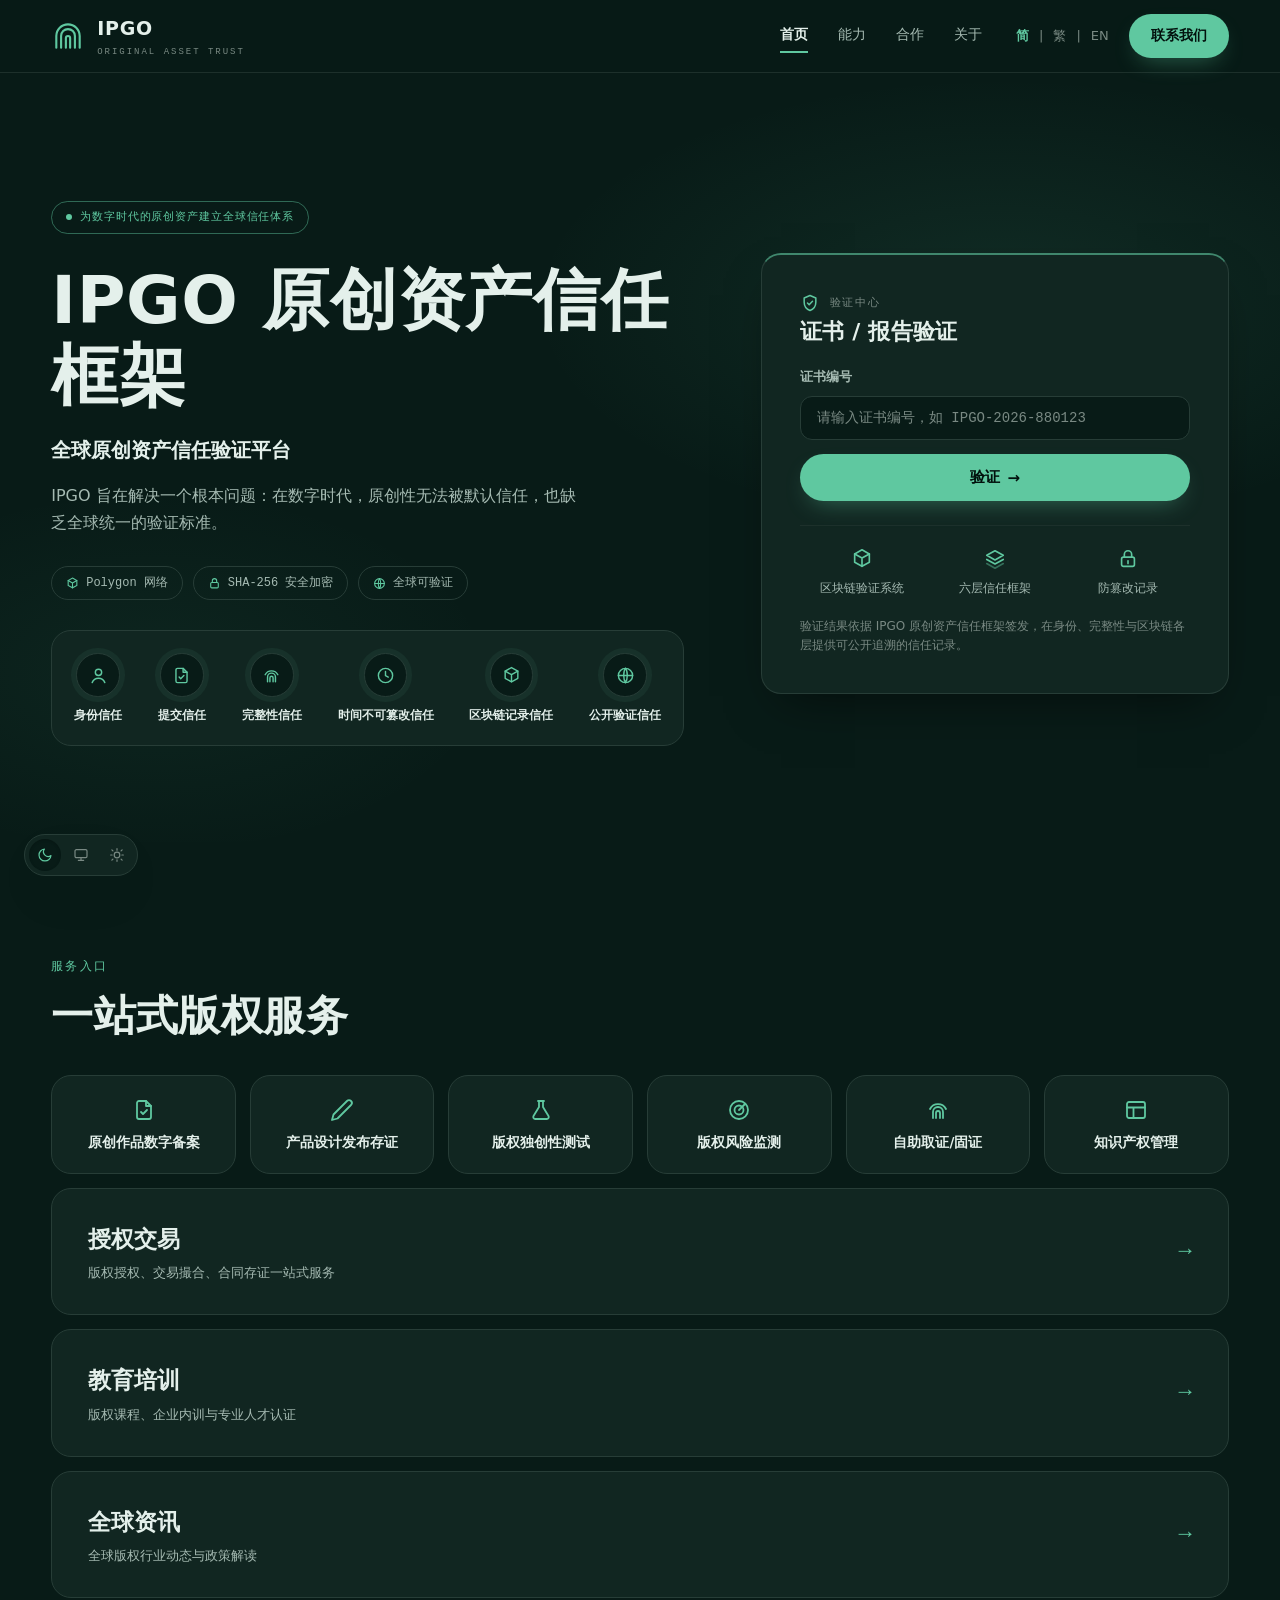
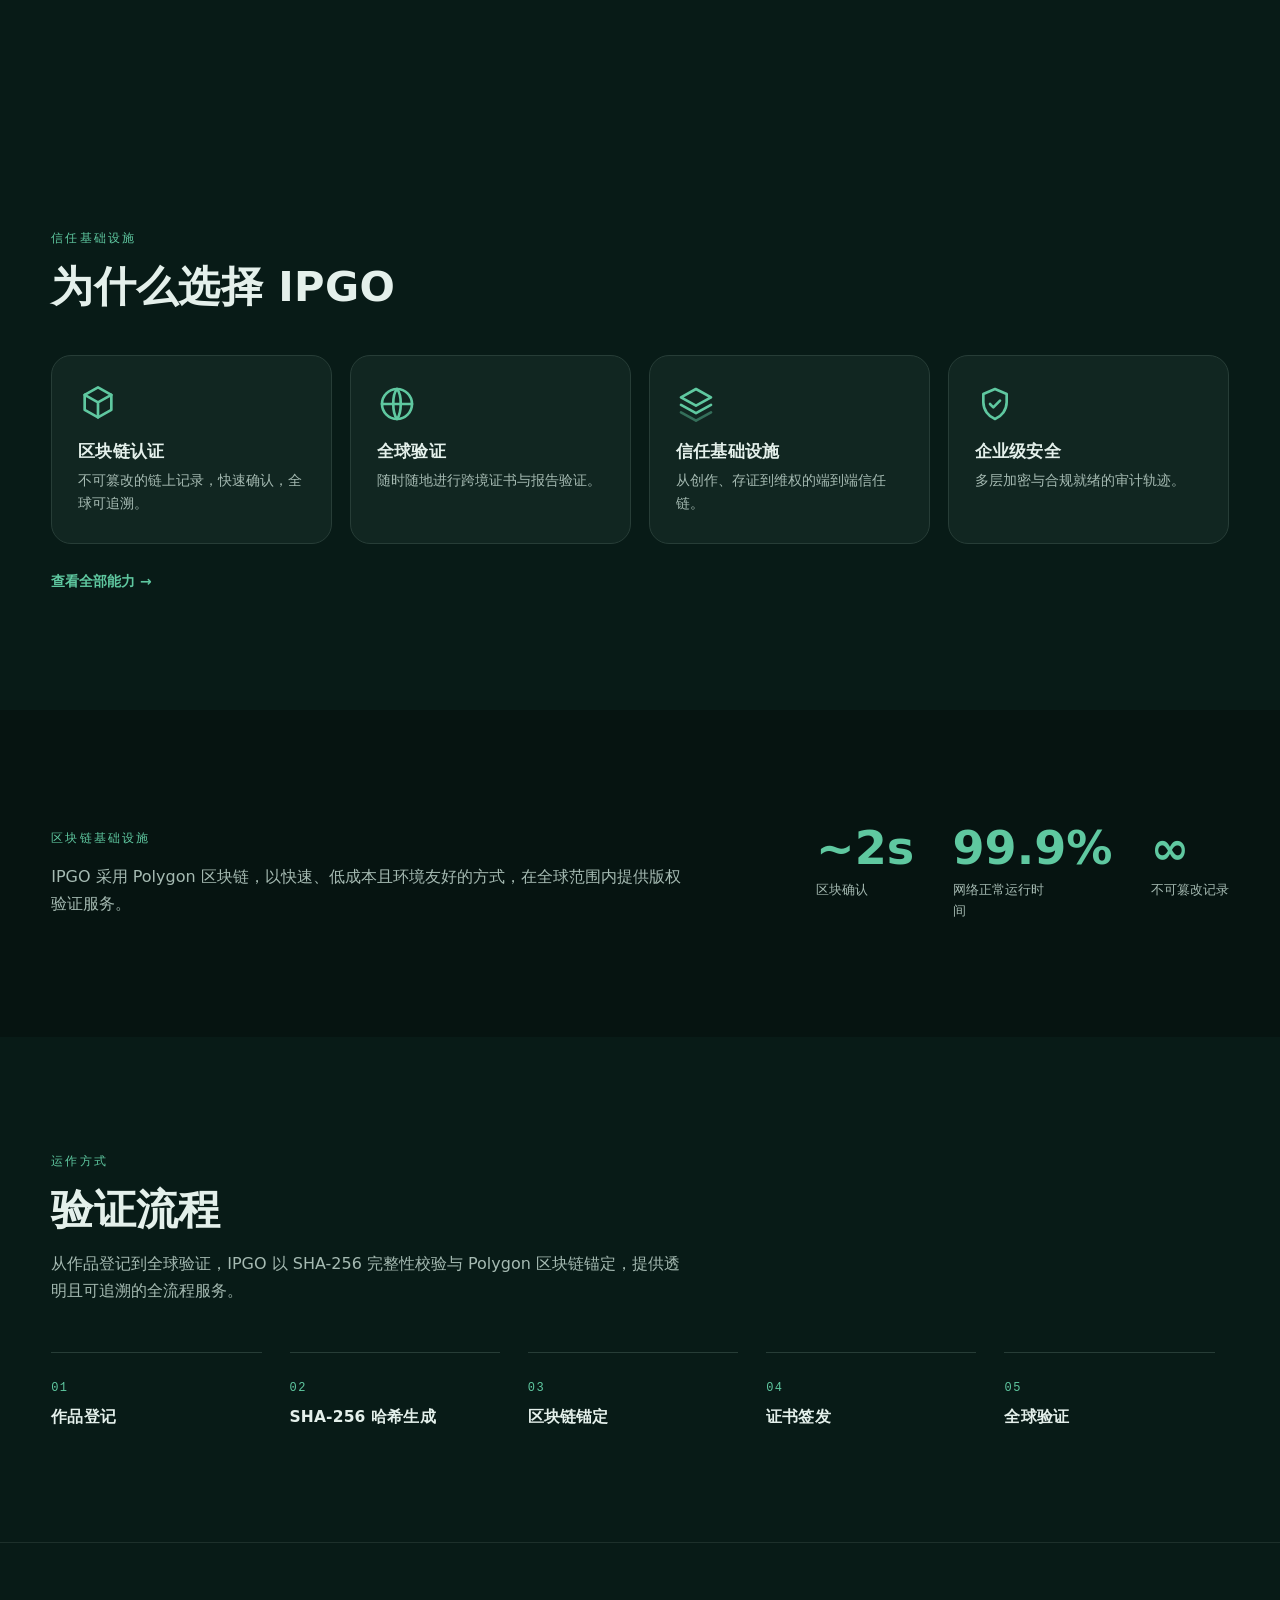
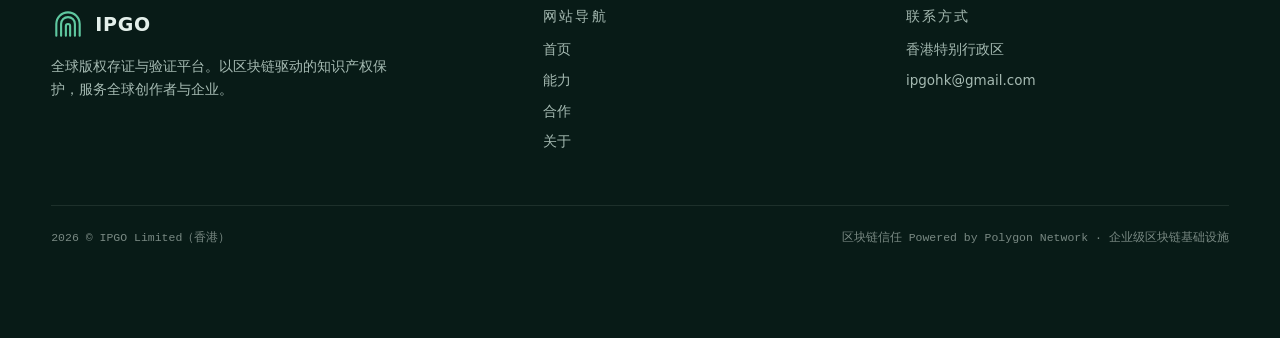
<file: index.html>
<!doctype html>
<html lang="zh-CN" data-default-theme="dark">
<head>
<meta charset="utf-8">
<meta name="viewport" content="width=device-width, initial-scale=1">
<title>IPGO 原创资产信任框架 · 全球原创资产信任验证平台</title>
<script>(function(){try{var t=localStorage.getItem('theme')||document.documentElement.getAttribute('data-default-theme')||'system';if(t==='light'||t==='dark')document.documentElement.setAttribute('data-theme',t);}catch(e){}})();</script>
<link rel="stylesheet" href="assets/base.css?v=20260814">
<link rel="stylesheet" href="assets/scheme.css?v=20260814">
</head>
<body>

<header class="site-header">
  <div class="container">
    <a class="brand" href="index.html">
      <svg class="brand-mark" viewBox="0 0 32 32" fill="none" stroke="currentColor" stroke-width="2" stroke-linecap="round">
        <path d="M5 27V16a11 11 0 0 1 22 0v11"/>
        <path d="M9.5 27V16a6.5 6.5 0 0 1 13 0v11"/>
        <path d="M14 27v-9a2 2 0 0 1 4 0v9"/>
      </svg>
      <span><span class="brand-name">IPGO</span><span class="brand-sub">Original Asset Trust</span></span>
    </a>
    <nav class="main-nav">
      <a href="index.html" class="active" data-i18n="nav.home">首页</a>
      <a href="capabilities.html" data-i18n="nav.cap">能力</a>
      <a href="partnership.html" data-i18n="nav.partner">合作</a>
      <a href="about.html" data-i18n="nav.about">关于</a>
    </nav>
    <div class="header-right">
      <div class="lang-switch">
        <button class="lang-btn active" data-lang="zh">简</button><span>|</span>
        <button class="lang-btn" data-lang="tw">繁</button><span>|</span>
        <button class="lang-btn" data-lang="en">EN</button>
      </div>
      <a class="btn btn-primary" href="mailto:ipgohk@gmail.com" data-i18n="header.cta">联系我们</a>
    </div>
  </div>
</header>

<main id="top">

  <section class="hero" id="verify">
    <div class="container">
      <div class="rv">
        <span class="badge" data-i18n="hero.badge">为数字时代的原创资产建立全球信任体系</span>
        <h1 data-i18n="hero.title">IPGO 原创资产信任框架</h1>
        <p class="hero-sub" data-i18n="hero.sub">全球原创资产信任验证平台</p>
        <p class="hero-desc" data-i18n="hero.desc">IPGO 旨在解决一个根本问题：在数字时代，原创性无法被默认信任，也缺乏全球统一的验证标准。</p>
        <div class="chips">
          <span class="chip"><svg viewBox="0 0 24 24" fill="none" stroke="currentColor" stroke-width="2" stroke-linecap="round"><path d="M12 2l8 4.5v9L12 20l-8-4.5v-9z"/><path d="M12 11l8-4.5M12 11v9M12 11L4 6.5"/></svg><span data-i18n="hero.chip1">Polygon 网络</span></span>
          <span class="chip"><svg viewBox="0 0 24 24" fill="none" stroke="currentColor" stroke-width="2" stroke-linecap="round"><rect x="5" y="10" width="14" height="10" rx="2"/><path d="M8 10V7a4 4 0 0 1 8 0v3"/></svg><span data-i18n="hero.chip2">SHA-256 安全加密</span></span>
          <span class="chip"><svg viewBox="0 0 24 24" fill="none" stroke="currentColor" stroke-width="2" stroke-linecap="round"><circle cx="12" cy="12" r="9"/><path d="M3 12h18M12 3c3 3.5 3 14 0 18M12 3c-3 3.5-3 14 0 18"/></svg><span data-i18n="hero.chip3">全球可验证</span></span>
        </div>
        <div class="trust-bar rv">
          <div class="trust-item"><div class="trust-icon"><svg viewBox="0 0 24 24" fill="none" stroke="currentColor" stroke-width="1.8" stroke-linecap="round"><circle cx="12" cy="8" r="4"/><path d="M4 21c1.5-4 5-5.5 8-5.5s6.5 1.5 8 5.5"/></svg></div><span class="trust-label" data-i18n="trust.1">身份信任</span></div>
          <div class="trust-item"><div class="trust-icon"><svg viewBox="0 0 24 24" fill="none" stroke="currentColor" stroke-width="1.8" stroke-linecap="round" stroke-linejoin="round"><path d="M14 3H7a2 2 0 0 0-2 2v14a2 2 0 0 0 2 2h10a2 2 0 0 0 2-2V8z"/><path d="M14 3v5h5"/><path d="M9 14l2 2 4-4"/></svg></div><span class="trust-label" data-i18n="trust.2">提交信任</span></div>
          <div class="trust-item"><div class="trust-icon"><svg viewBox="0 0 24 24" fill="none" stroke="currentColor" stroke-width="1.8" stroke-linecap="round"><path d="M7 20v-6a5 5 0 0 1 10 0v6"/><path d="M10 20v-5a2 2 0 0 1 4 0v5"/><path d="M4 11a9 9 0 0 1 16 0"/></svg></div><span class="trust-label" data-i18n="trust.3">完整性信任</span></div>
          <div class="trust-item"><div class="trust-icon"><svg viewBox="0 0 24 24" fill="none" stroke="currentColor" stroke-width="1.8" stroke-linecap="round"><circle cx="12" cy="12" r="9"/><path d="M12 7v5l3.5 2"/></svg></div><span class="trust-label" data-i18n="trust.4">时间不可篡改信任</span></div>
          <div class="trust-item"><div class="trust-icon"><svg viewBox="0 0 24 24" fill="none" stroke="currentColor" stroke-width="1.8" stroke-linecap="round" stroke-linejoin="round"><path d="M12 2l8 4.5v9L12 20l-8-4.5v-9z"/><path d="M12 11l8-4.5M12 11v9M12 11L4 6.5"/></svg></div><span class="trust-label" data-i18n="trust.5">区块链记录信任</span></div>
          <div class="trust-item"><div class="trust-icon"><svg viewBox="0 0 24 24" fill="none" stroke="currentColor" stroke-width="1.8" stroke-linecap="round"><circle cx="12" cy="12" r="9"/><path d="M3 12h18M12 3c3 3.5 3 14 0 18M12 3c-3 3.5-3 14 0 18"/></svg></div><span class="trust-label" data-i18n="trust.6">公开验证信任</span></div>
        </div>
      </div>

      <div class="verify-card rv">
        <div class="verify-card-head">
          <svg viewBox="0 0 24 24" fill="none" stroke="currentColor" stroke-width="1.8" stroke-linecap="round" stroke-linejoin="round"><path d="M12 3l7 3v5c0 4.4-3 8.4-7 10-4-1.6-7-5.6-7-10V6z"/><path d="M9 12l2 2 4-4"/></svg>
          <span class="card-kicker" data-i18n="card.kicker">验证中心</span>
        </div>
        <h3 data-i18n="card.title">证书 / 报告验证</h3>
        <form id="verifyForm">
          <label class="field-label" for="certNo" data-i18n="card.label">证书编号</label>
          <input class="field-input" id="certNo" type="text" data-i18n-ph="card.ph" placeholder="请输入证书编号，如 IPGO-2026-880123">
          <button class="btn btn-primary verify-btn" type="submit"><span data-i18n="card.btn">验证</span> →</button>
        </form>
        <div class="verify-result" id="verifyResult">
          <div class="verify-result-inner">
            <div class="result-box">
              <div class="result-ok">
                <svg viewBox="0 0 24 24" fill="none" stroke="currentColor" stroke-width="2" stroke-linecap="round" stroke-linejoin="round"><circle cx="12" cy="12" r="9"/><path d="M8.5 12.5l2.5 2.5 4.5-5"/></svg>
                <span data-i18n="result.ok">验证通过</span>
              </div>
              <dl>
                <dt data-i18n="result.no">证书编号</dt>
                <dd>IPGO-2026-880123</dd>
                <dd data-i18n="result.work">《星轨旅人》插画作品</dd>
                <dd data-i18n="result.chain">已锚定 Polygon 区块 #78,452,190 · 2026-08-01 14:22</dd>
                <dd data-i18n="result.hash">SHA-256 完整性校验一致</dd>
              </dl>
            </div>
          </div>
        </div>
        <div class="mini-features">
          <div class="mini-feature">
            <svg viewBox="0 0 24 24" fill="none" stroke="currentColor" stroke-width="1.8" stroke-linecap="round" stroke-linejoin="round"><path d="M12 2l8 4.5v9L12 20l-8-4.5v-9z"/><path d="M12 11l8-4.5M12 11v9M12 11L4 6.5"/></svg>
            <span data-i18n="card.f1">区块链验证系统</span>
          </div>
          <div class="mini-feature">
            <svg viewBox="0 0 24 24" fill="none" stroke="currentColor" stroke-width="1.8" stroke-linecap="round" stroke-linejoin="round"><path d="M12 3l9 5-9 5-9-5z"/><path d="M3 12.5l9 5 9-5"/><path d="M3 17l9 5 9-5" opacity=".45"/></svg>
            <span data-i18n="card.f2">六层信任框架</span>
          </div>
          <div class="mini-feature">
            <svg viewBox="0 0 24 24" fill="none" stroke="currentColor" stroke-width="1.8" stroke-linecap="round" stroke-linejoin="round"><rect x="5" y="10" width="14" height="10" rx="2"/><path d="M8 10V7a4 4 0 0 1 8 0v3"/><path d="M12 14v3"/></svg>
            <span data-i18n="card.f3">防篡改记录</span>
          </div>
        </div>
        <p class="card-note" data-i18n="card.note">验证结果依据 IPGO 原创资产信任框架签发，在身份、完整性与区块链各层提供可公开追溯的信任记录。</p>
      </div>
    </div>
  </section>

  <section class="section" id="services">
    <div class="container">
      <p class="kicker rv" data-i18n="svc.kicker">服务入口</p>
      <h2 class="section-title rv" data-i18n="svc.title">一站式版权服务</h2>
      <div class="svc-grid rv" style="margin-top:36px">
        <a class="svc-btn" href="javascript:void(0)">
          <svg viewBox="0 0 24 24" fill="none" stroke="currentColor" stroke-width="1.8" stroke-linecap="round" stroke-linejoin="round"><path d="M14 3H7a2 2 0 0 0-2 2v14a2 2 0 0 0 2 2h10a2 2 0 0 0 2-2V8z"/><path d="M14 3v5h5"/><path d="M9 14l2 2 4-4"/></svg>
          <span data-i18n="svc.1">原创作品数字备案</span>
        </a>
        <a class="svc-btn" href="javascript:void(0)">
          <svg viewBox="0 0 24 24" fill="none" stroke="currentColor" stroke-width="1.8" stroke-linecap="round" stroke-linejoin="round"><path d="M17 3a2.8 2.8 0 1 1 4 4L7.5 20.5 2 22l1.5-5.5z"/></svg>
          <span data-i18n="svc.2">产品设计发布存证</span>
        </a>
        <a class="svc-btn" href="javascript:void(0)">
          <svg viewBox="0 0 24 24" fill="none" stroke="currentColor" stroke-width="1.8" stroke-linecap="round" stroke-linejoin="round"><path d="M9 3h6"/><path d="M10 3v6L4.5 18a2 2 0 0 0 1.8 3h11.4a2 2 0 0 0 1.8-3L14 9V3"/></svg>
          <span data-i18n="svc.3">版权独创性测试</span>
        </a>
        <a class="svc-btn" href="javascript:void(0)">
          <svg viewBox="0 0 24 24" fill="none" stroke="currentColor" stroke-width="1.8" stroke-linecap="round"><circle cx="12" cy="12" r="9"/><circle cx="12" cy="12" r="4.5"/><path d="M12 12l6-6"/></svg>
          <span data-i18n="svc.4">版权风险监测</span>
        </a>
        <a class="svc-btn" href="javascript:void(0)">
          <svg viewBox="0 0 24 24" fill="none" stroke="currentColor" stroke-width="1.8" stroke-linecap="round"><path d="M7 20v-6a5 5 0 0 1 10 0v6"/><path d="M10 20v-5a2 2 0 0 1 4 0v5"/><path d="M4 11a9 9 0 0 1 16 0"/></svg>
          <span data-i18n="svc.5">自助取证/固证</span>
        </a>
        <a class="svc-btn" href="javascript:void(0)">
          <svg viewBox="0 0 24 24" fill="none" stroke="currentColor" stroke-width="1.8" stroke-linecap="round"><rect x="3" y="4" width="18" height="16" rx="2"/><path d="M3 9.5h18M9.5 9.5V20"/></svg>
          <span data-i18n="svc.6">知识产权管理</span>
        </a>
      </div>
      <div class="svc-wide rv">
        <a class="svc-wide-btn" href="javascript:void(0)">
          <span><span class="sw-title" data-i18n="svc.w1t">授权交易</span><span class="sw-sub" style="display:block" data-i18n="svc.w1s">版权授权、交易撮合、合同存证一站式服务</span></span>
          <span class="sw-arrow">→</span>
        </a>
        <a class="svc-wide-btn" href="javascript:void(0)">
          <span><span class="sw-title" data-i18n="svc.w2t">教育培训</span><span class="sw-sub" style="display:block" data-i18n="svc.w2s">版权课程、企业内训与专业人才认证</span></span>
          <span class="sw-arrow">→</span>
        </a>
        <a class="svc-wide-btn" href="javascript:void(0)">
          <span><span class="sw-title" data-i18n="svc.w3t">全球资讯</span><span class="sw-sub" style="display:block" data-i18n="svc.w3s">全球版权行业动态与政策解读</span></span>
          <span class="sw-arrow">→</span>
        </a>
      </div>
    </div>
  </section>

  <section class="section" id="why">
    <div class="container">
      <p class="kicker rv" data-i18n="why.kicker">信任基础设施</p>
      <h2 class="section-title rv" data-i18n="why.title">为什么选择 IPGO</h2>
      <div class="cards-4">
        <div class="card rv">
          <div class="card-icon"><svg viewBox="0 0 24 24" fill="none" stroke="currentColor" stroke-width="1.6" stroke-linecap="round" stroke-linejoin="round"><path d="M12 2l8 4.5v9L12 20l-8-4.5v-9z"/><path d="M12 11l8-4.5M12 11v9M12 11L4 6.5"/></svg></div>
          <h3 data-i18n="why.1t">区块链认证</h3>
          <p data-i18n="why.1d">不可篡改的链上记录，快速确认，全球可追溯。</p>
        </div>
        <div class="card rv">
          <div class="card-icon"><svg viewBox="0 0 24 24" fill="none" stroke="currentColor" stroke-width="1.6" stroke-linecap="round"><circle cx="12" cy="12" r="9"/><path d="M3 12h18M12 3c3 3.5 3 14 0 18M12 3c-3 3.5-3 14 0 18"/></svg></div>
          <h3 data-i18n="why.2t">全球验证</h3>
          <p data-i18n="why.2d">随时随地进行跨境证书与报告验证。</p>
        </div>
        <div class="card rv">
          <div class="card-icon"><svg viewBox="0 0 24 24" fill="none" stroke="currentColor" stroke-width="1.6" stroke-linecap="round" stroke-linejoin="round"><path d="M12 3l9 5-9 5-9-5z"/><path d="M3 12.5l9 5 9-5"/><path d="M3 17l9 5 9-5" opacity=".45"/></svg></div>
          <h3 data-i18n="why.3t">信任基础设施</h3>
          <p data-i18n="why.3d">从创作、存证到维权的端到端信任链。</p>
        </div>
        <div class="card rv">
          <div class="card-icon"><svg viewBox="0 0 24 24" fill="none" stroke="currentColor" stroke-width="1.6" stroke-linecap="round" stroke-linejoin="round"><path d="M12 3l7 3v5c0 4.4-3 8.4-7 10-4-1.6-7-5.6-7-10V6z"/><path d="M9 12l2 2 4-4"/></svg></div>
          <h3 data-i18n="why.4t">企业级安全</h3>
          <p data-i18n="why.4d">多层加密与合规就绪的审计轨迹。</p>
        </div>
      </div>
      <a class="more-link rv" href="capabilities.html" data-i18n="idx.more">查看全部能力 →</a>
    </div>
  </section>

  <section class="section section-alt chain-band">
    <div class="container">
      <div class="rv">
        <p class="kicker" data-i18n="chain.kicker">区块链基础设施</p>
        <p class="section-desc" data-i18n="chain.desc">IPGO 采用 Polygon 区块链，以快速、低成本且环境友好的方式，在全球范围内提供版权验证服务。</p>
      </div>
      <div class="stats rv">
        <div><div class="stat-num">~2s</div><div class="stat-label" data-i18n="chain.s1">区块确认</div></div>
        <div><div class="stat-num">99.9%</div><div class="stat-label" data-i18n="chain.s2">网络正常运行时间</div></div>
        <div><div class="stat-num">∞</div><div class="stat-label" data-i18n="chain.s3">不可篡改记录</div></div>
      </div>
    </div>
  </section>

  <section class="section" id="flow">
    <div class="container">
      <p class="kicker rv" data-i18n="flow.kicker">运作方式</p>
      <h2 class="section-title rv" data-i18n="flow.title">验证流程</h2>
      <p class="section-desc rv" data-i18n="flow.desc">从作品登记到全球验证，IPGO 以 SHA-256 完整性校验与 Polygon 区块链锚定，提供透明且可追溯的全流程服务。</p>
      <div class="flow-steps">
        <div class="flow-step rv"><h3 data-i18n="flow.1">作品登记</h3></div>
        <div class="flow-step rv"><h3 data-i18n="flow.2">SHA-256 哈希生成</h3></div>
        <div class="flow-step rv"><h3 data-i18n="flow.3">区块链锚定</h3></div>
        <div class="flow-step rv"><h3 data-i18n="flow.4">证书签发</h3></div>
        <div class="flow-step rv"><h3 data-i18n="flow.5">全球验证</h3></div>
      </div>
    </div>
  </section>

</main>

<footer class="site-footer">
  <div class="container">
    <div class="footer-grid">
      <div>
        <div class="footer-brand">
          <svg class="brand-mark" viewBox="0 0 32 32" fill="none" stroke="currentColor" stroke-width="2" stroke-linecap="round">
            <path d="M5 27V16a11 11 0 0 1 22 0v11"/>
            <path d="M9.5 27V16a6.5 6.5 0 0 1 13 0v11"/>
            <path d="M14 27v-9a2 2 0 0 1 4 0v9"/>
          </svg>
          <span class="brand-name">IPGO</span>
        </div>
        <p class="footer-tag" data-i18n="footer.tag">全球版权存证与验证平台。以区块链驱动的知识产权保护，服务全球创作者与企业。</p>
      </div>
      <div class="footer-col">
        <p class="footer-h" data-i18n="footer.nav">网站导航</p>
        <a href="index.html" data-i18n="nav.home">首页</a>
        <a href="capabilities.html" data-i18n="nav.cap">能力</a>
        <a href="partnership.html" data-i18n="nav.partner">合作</a>
        <a href="about.html" data-i18n="nav.about">关于</a>
      </div>
      <div class="footer-col">
        <p class="footer-h" data-i18n="footer.contact">联系方式</p>
        <p data-i18n="footer.loc">香港特别行政区</p>
        <a href="mailto:ipgohk@gmail.com">ipgohk@gmail.com</a>
      </div>
    </div>
    <div class="footer-bottom">
      <span data-i18n="footer.rights">2026 © IPGO Limited（香港）</span>
      <span data-i18n="footer.chain">区块链信任 Powered by Polygon Network · 企业级区块链基础设施</span>
    </div>
  </div>
</footer>

<script src="assets/shared.js?v=20260814"></script>
</body>
</html>
</file>
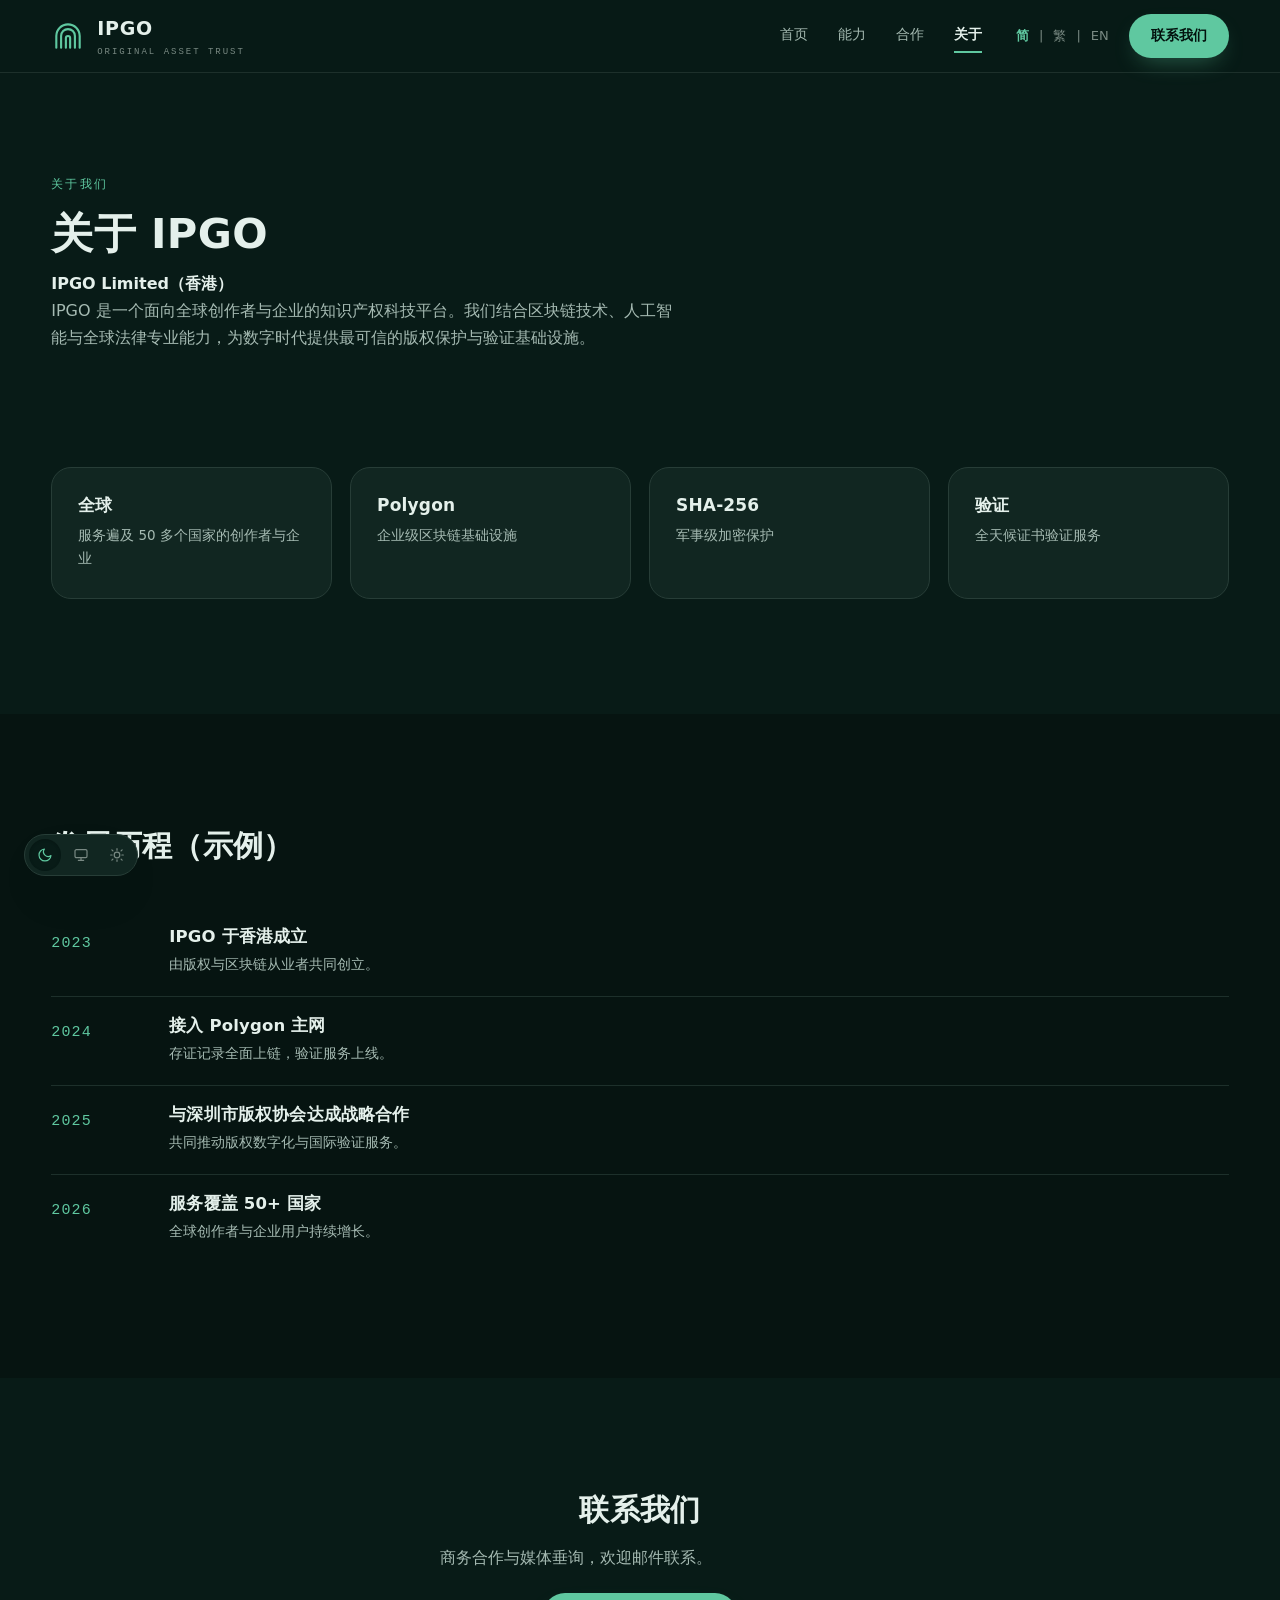
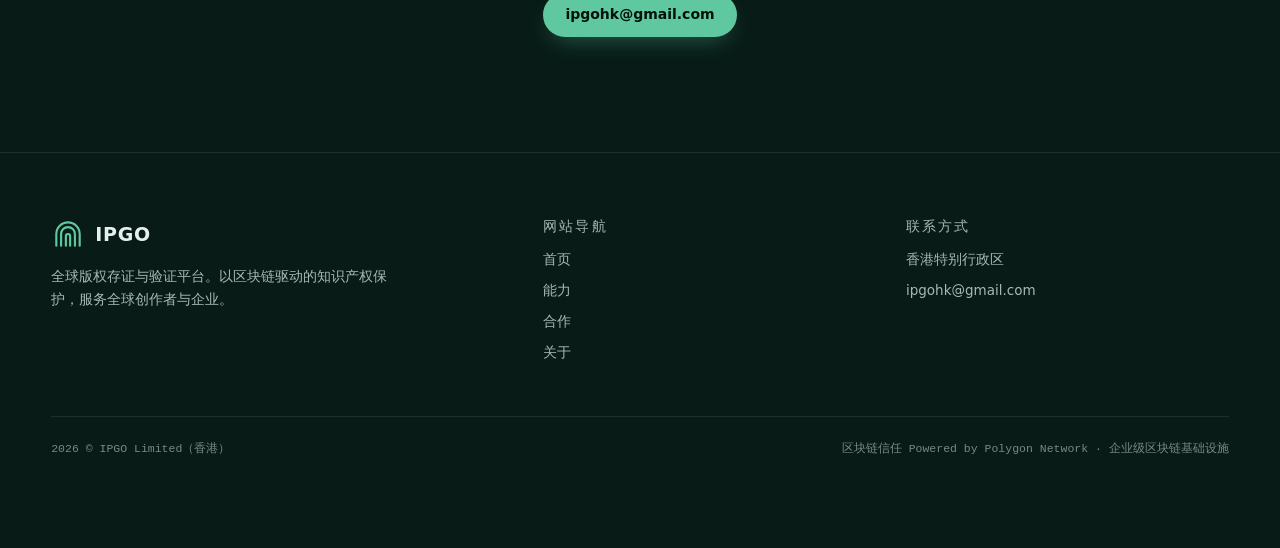
<file: about.html>
<!doctype html>
<html lang="zh-CN" data-default-theme="dark">
<head>
<meta charset="utf-8">
<meta name="viewport" content="width=device-width, initial-scale=1">
<title>关于 · IPGO 原创资产信任框架</title>
<script>(function(){try{var t=localStorage.getItem('theme')||document.documentElement.getAttribute('data-default-theme')||'system';if(t==='light'||t==='dark')document.documentElement.setAttribute('data-theme',t);}catch(e){}})();</script>
<link rel="stylesheet" href="assets/base.css?v=20260814">
<link rel="stylesheet" href="assets/scheme.css?v=20260814">
</head>
<body>

<header class="site-header">
  <div class="container">
    <a class="brand" href="index.html">
      <svg class="brand-mark" viewBox="0 0 32 32" fill="none" stroke="currentColor" stroke-width="2" stroke-linecap="round">
        <path d="M5 27V16a11 11 0 0 1 22 0v11"/>
        <path d="M9.5 27V16a6.5 6.5 0 0 1 13 0v11"/>
        <path d="M14 27v-9a2 2 0 0 1 4 0v9"/>
      </svg>
      <span><span class="brand-name">IPGO</span><span class="brand-sub">Original Asset Trust</span></span>
    </a>
    <nav class="main-nav">
      <a href="index.html" data-i18n="nav.home">首页</a>
      <a href="capabilities.html" data-i18n="nav.cap">能力</a>
      <a href="partnership.html" data-i18n="nav.partner">合作</a>
      <a href="about.html" class="active" data-i18n="nav.about">关于</a>
    </nav>
    <div class="header-right">
      <div class="lang-switch">
        <button class="lang-btn active" data-lang="zh">简</button><span>|</span>
        <button class="lang-btn" data-lang="tw">繁</button><span>|</span>
        <button class="lang-btn" data-lang="en">EN</button>
      </div>
      <a class="btn btn-primary" href="mailto:ipgohk@gmail.com" data-i18n="header.cta">联系我们</a>
    </div>
  </div>
</header>

<main id="top">

  <section class="page-hero">
    <div class="container">
      <p class="kicker rv" data-i18n="abo.kicker">关于我们</p>
      <h1 class="section-title rv" data-i18n="abo.pagetitle">关于 IPGO</h1>
      <p class="section-desc rv" style="font-weight:600;color:var(--text)" data-i18n="abo.name">IPGO Limited（香港）</p>
      <p class="section-desc rv" data-i18n="abo.desc">IPGO 是一个面向全球创作者与企业的知识产权科技平台。我们结合区块链技术、人工智能与全球法律专业能力，为数字时代提供最可信的版权保护与验证基础设施。</p>
    </div>
  </section>

  <section class="section" style="padding-top:24px">
    <div class="container">
      <div class="cards-4">
        <div class="card rv">
          <h3 data-i18n="abo.c1t">全球</h3>
          <p data-i18n="abo.c1d">服务遍及 50 多个国家的创作者与企业</p>
        </div>
        <div class="card rv">
          <h3 data-i18n="abo.c2t">Polygon</h3>
          <p data-i18n="abo.c2d">企业级区块链基础设施</p>
        </div>
        <div class="card rv">
          <h3 data-i18n="abo.c3t">SHA-256</h3>
          <p data-i18n="abo.c3d">军事级加密保护</p>
        </div>
        <div class="card rv">
          <h3 data-i18n="abo.c4t">验证</h3>
          <p data-i18n="abo.c4d">全天候证书验证服务</p>
        </div>
      </div>
    </div>
  </section>

  <section class="section section-alt">
    <div class="container">
      <h2 class="section-title rv" style="font-size:clamp(1.4rem,2.6vw,1.9rem)" data-i18n="abo.tl.title">发展历程（示例）</h2>
      <div class="timeline">
        <div class="tl-item rv">
          <span class="tl-year" data-i18n="abo.t1y">2023</span>
          <div>
            <h3 data-i18n="abo.t1t">IPGO 于香港成立</h3>
            <p data-i18n="abo.t1d">由版权与区块链从业者共同创立。</p>
          </div>
        </div>
        <div class="tl-item rv">
          <span class="tl-year" data-i18n="abo.t2y">2024</span>
          <div>
            <h3 data-i18n="abo.t2t">接入 Polygon 主网</h3>
            <p data-i18n="abo.t2d">存证记录全面上链，验证服务上线。</p>
          </div>
        </div>
        <div class="tl-item rv">
          <span class="tl-year" data-i18n="abo.t3y">2025</span>
          <div>
            <h3 data-i18n="abo.t3t">与深圳市版权协会达成战略合作</h3>
            <p data-i18n="abo.t3d">共同推动版权数字化与国际验证服务。</p>
          </div>
        </div>
        <div class="tl-item rv">
          <span class="tl-year" data-i18n="abo.t4y">2026</span>
          <div>
            <h3 data-i18n="abo.t4t">服务覆盖 50+ 国家</h3>
            <p data-i18n="abo.t4d">全球创作者与企业用户持续增长。</p>
          </div>
        </div>
      </div>
    </div>
  </section>

  <section class="section">
    <div class="container">
      <div class="partner-box rv">
        <h2 class="section-title" style="font-size:clamp(1.4rem,2.6vw,1.9rem)" data-i18n="abo.contact.title">联系我们</h2>
        <p class="section-desc" data-i18n="abo.contact.desc">商务合作与媒体垂询，欢迎邮件联系。</p>
        <p style="margin-top:22px"><a class="btn btn-primary" href="mailto:ipgohk@gmail.com">ipgohk@gmail.com</a></p>
      </div>
    </div>
  </section>

</main>

<footer class="site-footer">
  <div class="container">
    <div class="footer-grid">
      <div>
        <div class="footer-brand">
          <svg class="brand-mark" viewBox="0 0 32 32" fill="none" stroke="currentColor" stroke-width="2" stroke-linecap="round">
            <path d="M5 27V16a11 11 0 0 1 22 0v11"/>
            <path d="M9.5 27V16a6.5 6.5 0 0 1 13 0v11"/>
            <path d="M14 27v-9a2 2 0 0 1 4 0v9"/>
          </svg>
          <span class="brand-name">IPGO</span>
        </div>
        <p class="footer-tag" data-i18n="footer.tag">全球版权存证与验证平台。以区块链驱动的知识产权保护，服务全球创作者与企业。</p>
      </div>
      <div class="footer-col">
        <p class="footer-h" data-i18n="footer.nav">网站导航</p>
        <a href="index.html" data-i18n="nav.home">首页</a>
        <a href="capabilities.html" data-i18n="nav.cap">能力</a>
        <a href="partnership.html" data-i18n="nav.partner">合作</a>
        <a href="about.html" data-i18n="nav.about">关于</a>
      </div>
      <div class="footer-col">
        <p class="footer-h" data-i18n="footer.contact">联系方式</p>
        <p data-i18n="footer.loc">香港特别行政区</p>
        <a href="mailto:ipgohk@gmail.com">ipgohk@gmail.com</a>
      </div>
    </div>
    <div class="footer-bottom">
      <span data-i18n="footer.rights">2026 © IPGO Limited（香港）</span>
      <span data-i18n="footer.chain">区块链信任 Powered by Polygon Network · 企业级区块链基础设施</span>
    </div>
  </div>
</footer>

<script src="assets/shared.js?v=20260814"></script>
</body>
</html>
</file>
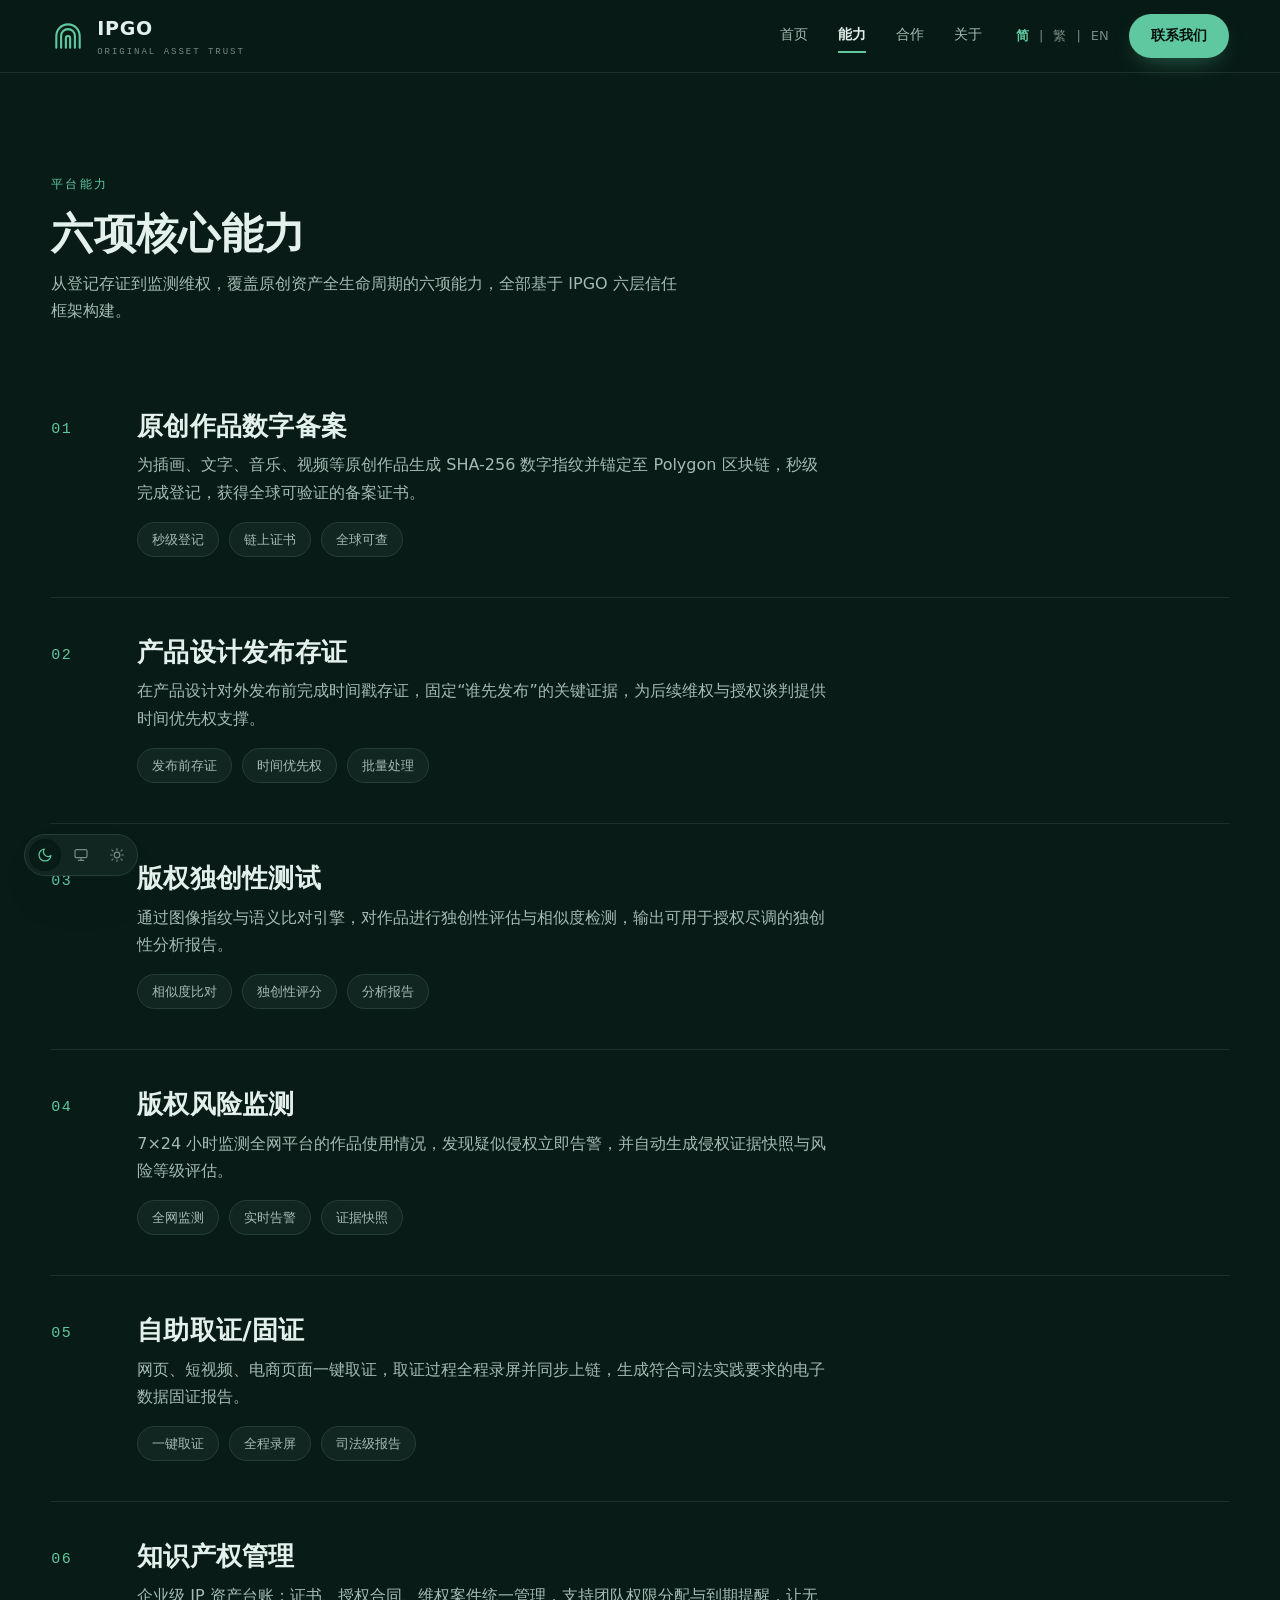
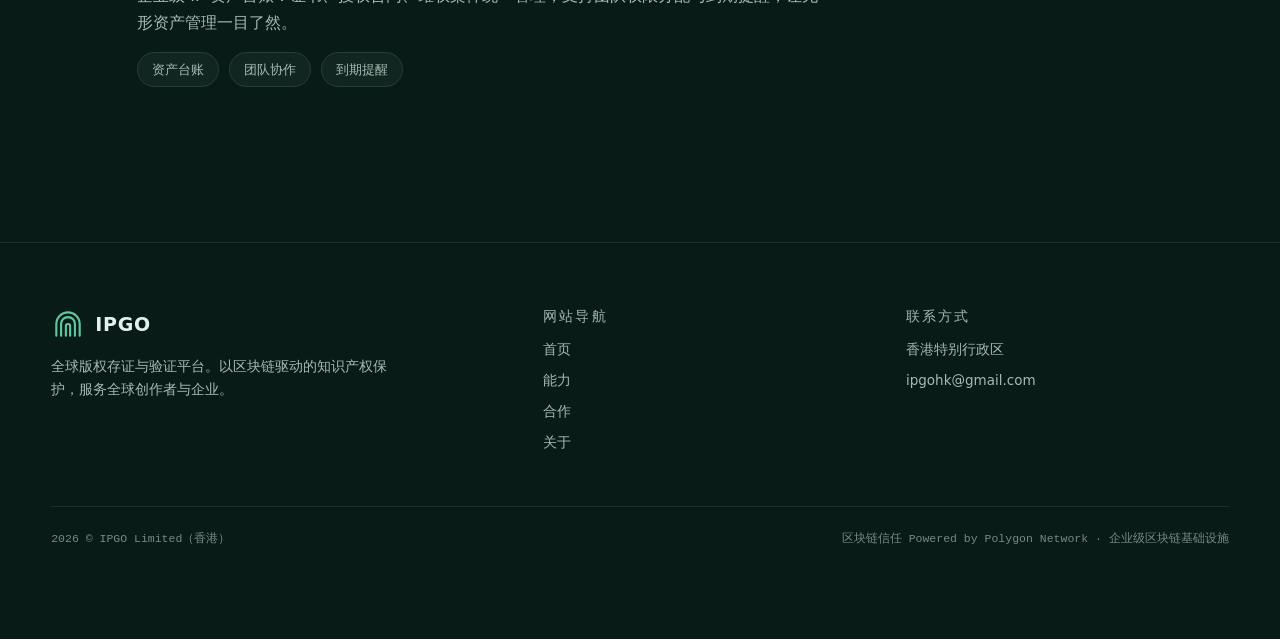
<file: capabilities.html>
<!doctype html>
<html lang="zh-CN" data-default-theme="dark">
<head>
<meta charset="utf-8">
<meta name="viewport" content="width=device-width, initial-scale=1">
<title>能力 · IPGO 原创资产信任框架</title>
<script>(function(){try{var t=localStorage.getItem('theme')||document.documentElement.getAttribute('data-default-theme')||'system';if(t==='light'||t==='dark')document.documentElement.setAttribute('data-theme',t);}catch(e){}})();</script>
<link rel="stylesheet" href="assets/base.css?v=20260814">
<link rel="stylesheet" href="assets/scheme.css?v=20260814">
</head>
<body>

<header class="site-header">
  <div class="container">
    <a class="brand" href="index.html">
      <svg class="brand-mark" viewBox="0 0 32 32" fill="none" stroke="currentColor" stroke-width="2" stroke-linecap="round">
        <path d="M5 27V16a11 11 0 0 1 22 0v11"/>
        <path d="M9.5 27V16a6.5 6.5 0 0 1 13 0v11"/>
        <path d="M14 27v-9a2 2 0 0 1 4 0v9"/>
      </svg>
      <span><span class="brand-name">IPGO</span><span class="brand-sub">Original Asset Trust</span></span>
    </a>
    <nav class="main-nav">
      <a href="index.html" data-i18n="nav.home">首页</a>
      <a href="capabilities.html" class="active" data-i18n="nav.cap">能力</a>
      <a href="partnership.html" data-i18n="nav.partner">合作</a>
      <a href="about.html" data-i18n="nav.about">关于</a>
    </nav>
    <div class="header-right">
      <div class="lang-switch">
        <button class="lang-btn active" data-lang="zh">简</button><span>|</span>
        <button class="lang-btn" data-lang="tw">繁</button><span>|</span>
        <button class="lang-btn" data-lang="en">EN</button>
      </div>
      <a class="btn btn-primary" href="mailto:ipgohk@gmail.com" data-i18n="header.cta">联系我们</a>
    </div>
  </div>
</header>

<main id="top">

  <section class="page-hero">
    <div class="container">
      <p class="kicker rv" data-i18n="cap.kicker">Capabilities</p>
      <h1 class="section-title rv" data-i18n="cap.pagetitle">六项核心能力</h1>
      <p class="section-desc rv" data-i18n="cap.pagedesc">从登记存证到监测维权，覆盖原创资产全生命周期的六项能力，全部基于 IPGO 六层信任框架构建。</p>
    </div>
  </section>

  <section class="section" style="padding-top:0">
    <div class="container">

      <div class="svc-detail rv">
        <div class="svc-detail-num">01</div>
        <div>
          <h3 data-i18n="cap.1t">原创作品数字备案</h3>
          <p data-i18n="cap.1d">为插画、文字、音乐、视频等原创作品生成 SHA-256 数字指纹并锚定至 Polygon 区块链，秒级完成登记，获得全球可验证的备案证书。</p>
          <div class="svc-points">
            <span class="svc-point" data-i18n="cap.1p1">秒级登记</span>
            <span class="svc-point" data-i18n="cap.1p2">链上证书</span>
            <span class="svc-point" data-i18n="cap.1p3">全球可查</span>
          </div>
        </div>
      </div>

      <div class="svc-detail rv">
        <div class="svc-detail-num">02</div>
        <div>
          <h3 data-i18n="cap.2t">产品设计发布存证</h3>
          <p data-i18n="cap.2d">在产品设计对外发布前完成时间戳存证，固定"谁先发布"的关键证据，为后续维权与授权谈判提供时间优先权支撑。</p>
          <div class="svc-points">
            <span class="svc-point" data-i18n="cap.2p1">发布前存证</span>
            <span class="svc-point" data-i18n="cap.2p2">时间优先权</span>
            <span class="svc-point" data-i18n="cap.2p3">批量处理</span>
          </div>
        </div>
      </div>

      <div class="svc-detail rv">
        <div class="svc-detail-num">03</div>
        <div>
          <h3 data-i18n="cap.3t">版权独创性测试</h3>
          <p data-i18n="cap.3d">通过图像指纹与语义比对引擎，对作品进行独创性评估与相似度检测，输出可用于授权尽调的独创性分析报告。</p>
          <div class="svc-points">
            <span class="svc-point" data-i18n="cap.3p1">相似度比对</span>
            <span class="svc-point" data-i18n="cap.3p2">独创性评分</span>
            <span class="svc-point" data-i18n="cap.3p3">分析报告</span>
          </div>
        </div>
      </div>

      <div class="svc-detail rv">
        <div class="svc-detail-num">04</div>
        <div>
          <h3 data-i18n="cap.4t">版权风险监测</h3>
          <p data-i18n="cap.4d">7×24 小时监测全网平台的作品使用情况，发现疑似侵权立即告警，并自动生成侵权证据快照与风险等级评估。</p>
          <div class="svc-points">
            <span class="svc-point" data-i18n="cap.4p1">全网监测</span>
            <span class="svc-point" data-i18n="cap.4p2">实时告警</span>
            <span class="svc-point" data-i18n="cap.4p3">证据快照</span>
          </div>
        </div>
      </div>

      <div class="svc-detail rv">
        <div class="svc-detail-num">05</div>
        <div>
          <h3 data-i18n="cap.5t">自助取证/固证</h3>
          <p data-i18n="cap.5d">网页、短视频、电商页面一键取证，取证过程全程录屏并同步上链，生成符合司法实践要求的电子数据固证报告。</p>
          <div class="svc-points">
            <span class="svc-point" data-i18n="cap.5p1">一键取证</span>
            <span class="svc-point" data-i18n="cap.5p2">全程录屏</span>
            <span class="svc-point" data-i18n="cap.5p3">司法级报告</span>
          </div>
        </div>
      </div>

      <div class="svc-detail rv">
        <div class="svc-detail-num">06</div>
        <div>
          <h3 data-i18n="cap.6t">知识产权管理</h3>
          <p data-i18n="cap.6d">企业级 IP 资产台账：证书、授权合同、维权案件统一管理，支持团队权限分配与到期提醒，让无形资产管理一目了然。</p>
          <div class="svc-points">
            <span class="svc-point" data-i18n="cap.6p1">资产台账</span>
            <span class="svc-point" data-i18n="cap.6p2">团队协作</span>
            <span class="svc-point" data-i18n="cap.6p3">到期提醒</span>
          </div>
        </div>
      </div>

    </div>
  </section>

</main>

<footer class="site-footer">
  <div class="container">
    <div class="footer-grid">
      <div>
        <div class="footer-brand">
          <svg class="brand-mark" viewBox="0 0 32 32" fill="none" stroke="currentColor" stroke-width="2" stroke-linecap="round">
            <path d="M5 27V16a11 11 0 0 1 22 0v11"/>
            <path d="M9.5 27V16a6.5 6.5 0 0 1 13 0v11"/>
            <path d="M14 27v-9a2 2 0 0 1 4 0v9"/>
          </svg>
          <span class="brand-name">IPGO</span>
        </div>
        <p class="footer-tag" data-i18n="footer.tag">全球版权存证与验证平台。以区块链驱动的知识产权保护，服务全球创作者与企业。</p>
      </div>
      <div class="footer-col">
        <p class="footer-h" data-i18n="footer.nav">网站导航</p>
        <a href="index.html" data-i18n="nav.home">首页</a>
        <a href="capabilities.html" data-i18n="nav.cap">能力</a>
        <a href="partnership.html" data-i18n="nav.partner">合作</a>
        <a href="about.html" data-i18n="nav.about">关于</a>
      </div>
      <div class="footer-col">
        <p class="footer-h" data-i18n="footer.contact">联系方式</p>
        <p data-i18n="footer.loc">香港特别行政区</p>
        <a href="mailto:ipgohk@gmail.com">ipgohk@gmail.com</a>
      </div>
    </div>
    <div class="footer-bottom">
      <span data-i18n="footer.rights">2026 © IPGO Limited（香港）</span>
      <span data-i18n="footer.chain">区块链信任 Powered by Polygon Network · 企业级区块链基础设施</span>
    </div>
  </div>
</footer>

<script src="assets/shared.js?v=20260814"></script>
</body>
</html>
</file>
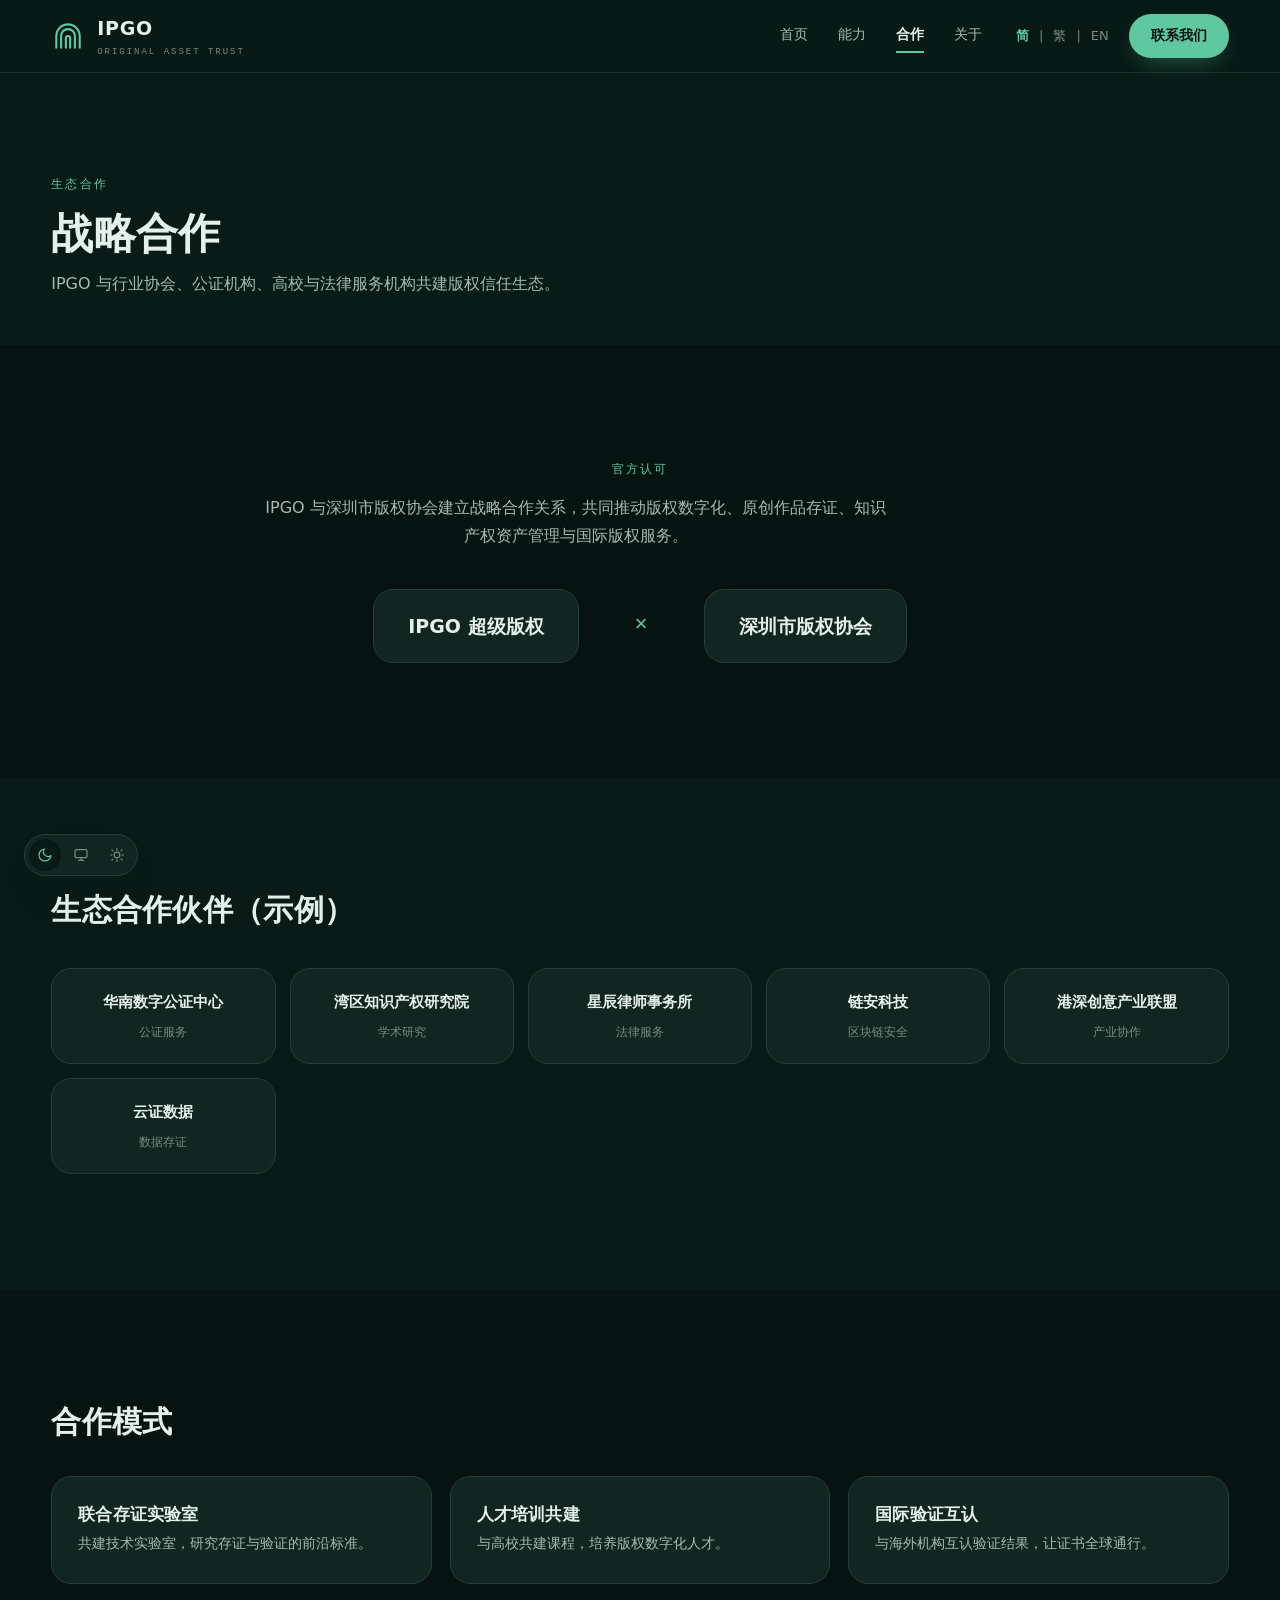
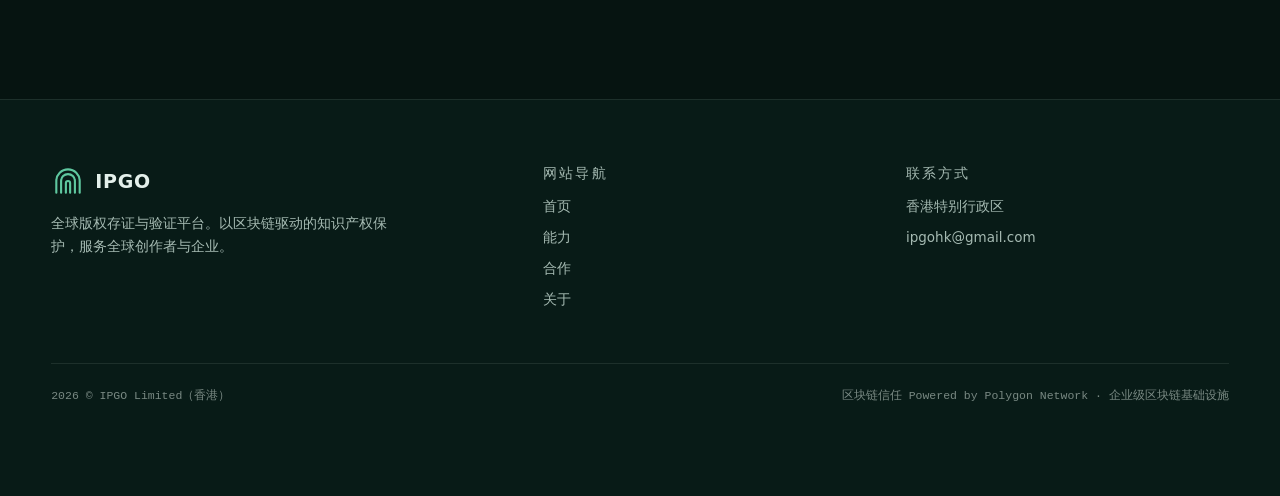
<file: partnership.html>
<!doctype html>
<html lang="zh-CN" data-default-theme="dark">
<head>
<meta charset="utf-8">
<meta name="viewport" content="width=device-width, initial-scale=1">
<title>合作 · IPGO 原创资产信任框架</title>
<script>(function(){try{var t=localStorage.getItem('theme')||document.documentElement.getAttribute('data-default-theme')||'system';if(t==='light'||t==='dark')document.documentElement.setAttribute('data-theme',t);}catch(e){}})();</script>
<link rel="stylesheet" href="assets/base.css?v=20260814">
<link rel="stylesheet" href="assets/scheme.css?v=20260814">
</head>
<body>

<header class="site-header">
  <div class="container">
    <a class="brand" href="index.html">
      <svg class="brand-mark" viewBox="0 0 32 32" fill="none" stroke="currentColor" stroke-width="2" stroke-linecap="round">
        <path d="M5 27V16a11 11 0 0 1 22 0v11"/>
        <path d="M9.5 27V16a6.5 6.5 0 0 1 13 0v11"/>
        <path d="M14 27v-9a2 2 0 0 1 4 0v9"/>
      </svg>
      <span><span class="brand-name">IPGO</span><span class="brand-sub">Original Asset Trust</span></span>
    </a>
    <nav class="main-nav">
      <a href="index.html" data-i18n="nav.home">首页</a>
      <a href="capabilities.html" data-i18n="nav.cap">能力</a>
      <a href="partnership.html" class="active" data-i18n="nav.partner">合作</a>
      <a href="about.html" data-i18n="nav.about">关于</a>
    </nav>
    <div class="header-right">
      <div class="lang-switch">
        <button class="lang-btn active" data-lang="zh">简</button><span>|</span>
        <button class="lang-btn" data-lang="tw">繁</button><span>|</span>
        <button class="lang-btn" data-lang="en">EN</button>
      </div>
      <a class="btn btn-primary" href="mailto:ipgohk@gmail.com" data-i18n="header.cta">联系我们</a>
    </div>
  </div>
</header>

<main id="top">

  <section class="page-hero">
    <div class="container">
      <p class="kicker rv" data-i18n="par.kicker">生态合作</p>
      <h1 class="section-title rv" data-i18n="par.pagetitle">战略合作</h1>
      <p class="section-desc rv" data-i18n="par.pagedesc">IPGO 与行业协会、公证机构、高校与法律服务机构共建版权信任生态。</p>
    </div>
  </section>

  <section class="section section-alt">
    <div class="container">
      <div class="partner-box rv">
        <p class="kicker" data-i18n="par.main.kicker">官方认可</p>
        <p class="section-desc" data-i18n="par.main.desc">IPGO 与深圳市版权协会建立战略合作关系，共同推动版权数字化、原创作品存证、知识产权资产管理与国际版权服务。</p>
        <div class="partner-logos">
          <span class="partner-entity" data-i18n="par.a">IPGO 超级版权</span>
          <span class="partner-x">×</span>
          <span class="partner-entity" data-i18n="par.b">深圳市版权协会</span>
        </div>
      </div>
    </div>
  </section>

  <section class="section">
    <div class="container">
      <h2 class="section-title rv" style="font-size:clamp(1.4rem,2.6vw,1.9rem)" data-i18n="par.eco.title">生态合作伙伴（示例）</h2>
      <div class="partner-grid">
        <div class="partner-cell rv"><span><span data-i18n="par.p1">华南数字公证中心</span><small data-i18n="par.p1s">公证服务</small></span></div>
        <div class="partner-cell rv"><span><span data-i18n="par.p2">湾区知识产权研究院</span><small data-i18n="par.p2s">学术研究</small></span></div>
        <div class="partner-cell rv"><span><span data-i18n="par.p3">星辰律师事务所</span><small data-i18n="par.p3s">法律服务</small></span></div>
        <div class="partner-cell rv"><span><span data-i18n="par.p4">链安科技</span><small data-i18n="par.p4s">区块链安全</small></span></div>
        <div class="partner-cell rv"><span><span data-i18n="par.p5">港深创意产业联盟</span><small data-i18n="par.p5s">产业协作</small></span></div>
        <div class="partner-cell rv"><span><span data-i18n="par.p6">云证数据</span><small data-i18n="par.p6s">数据存证</small></span></div>
      </div>
    </div>
  </section>

  <section class="section section-alt">
    <div class="container">
      <h2 class="section-title rv" style="font-size:clamp(1.4rem,2.6vw,1.9rem)" data-i18n="par.mode.title">合作模式</h2>
      <div class="cards-3" style="margin-top:36px">
        <div class="card rv">
          <h3 data-i18n="par.m1t">联合存证实验室</h3>
          <p data-i18n="par.m1d">共建技术实验室，研究存证与验证的前沿标准。</p>
        </div>
        <div class="card rv">
          <h3 data-i18n="par.m2t">人才培训共建</h3>
          <p data-i18n="par.m2d">与高校共建课程，培养版权数字化人才。</p>
        </div>
        <div class="card rv">
          <h3 data-i18n="par.m3t">国际验证互认</h3>
          <p data-i18n="par.m3d">与海外机构互认验证结果，让证书全球通行。</p>
        </div>
      </div>
    </div>
  </section>

</main>

<footer class="site-footer">
  <div class="container">
    <div class="footer-grid">
      <div>
        <div class="footer-brand">
          <svg class="brand-mark" viewBox="0 0 32 32" fill="none" stroke="currentColor" stroke-width="2" stroke-linecap="round">
            <path d="M5 27V16a11 11 0 0 1 22 0v11"/>
            <path d="M9.5 27V16a6.5 6.5 0 0 1 13 0v11"/>
            <path d="M14 27v-9a2 2 0 0 1 4 0v9"/>
          </svg>
          <span class="brand-name">IPGO</span>
        </div>
        <p class="footer-tag" data-i18n="footer.tag">全球版权存证与验证平台。以区块链驱动的知识产权保护，服务全球创作者与企业。</p>
      </div>
      <div class="footer-col">
        <p class="footer-h" data-i18n="footer.nav">网站导航</p>
        <a href="index.html" data-i18n="nav.home">首页</a>
        <a href="capabilities.html" data-i18n="nav.cap">能力</a>
        <a href="partnership.html" data-i18n="nav.partner">合作</a>
        <a href="about.html" data-i18n="nav.about">关于</a>
      </div>
      <div class="footer-col">
        <p class="footer-h" data-i18n="footer.contact">联系方式</p>
        <p data-i18n="footer.loc">香港特别行政区</p>
        <a href="mailto:ipgohk@gmail.com">ipgohk@gmail.com</a>
      </div>
    </div>
    <div class="footer-bottom">
      <span data-i18n="footer.rights">2026 © IPGO Limited（香港）</span>
      <span data-i18n="footer.chain">区块链信任 Powered by Polygon Network · 企业级区块链基础设施</span>
    </div>
  </div>
</footer>

<script src="assets/shared.js?v=20260814"></script>
</body>
</html>
</file>
<file: assets/base.css>
/* IPGO 改版预览 — 共享布局骨架（配色由各方案文件的 tokens 决定） */
* { box-sizing: border-box; margin: 0; padding: 0; }

html { scroll-behavior: smooth; }

body {
  background: var(--bg);
  color: var(--text);
  font-family: var(--font-body);
  font-size: 16px;
  line-height: 1.7;
  -webkit-font-smoothing: antialiased;
  transition: background .35s ease, color .35s ease;
}

::selection { background: var(--accent); color: var(--accent-contrast); }

.container { width: min(1180px, 92vw); margin-inline: auto; }

h1, h2, h3 { font-family: var(--font-display); line-height: 1.15; letter-spacing: var(--ls-display, -0.01em); }

a { color: inherit; text-decoration: none; }

/* ---------- Header ---------- */
.site-header {
  position: sticky; top: 0; z-index: 50;
  background: color-mix(in oklch, var(--bg) 82%, transparent);
  backdrop-filter: blur(14px);
  -webkit-backdrop-filter: blur(14px);
  border-bottom: 1px solid var(--border-light);
}
.site-header .container {
  display: flex; align-items: center; gap: 32px;
  height: 72px;
}
.brand { display: flex; align-items: center; gap: 12px; margin-right: auto; }
.brand-mark { width: 34px; height: 34px; color: var(--accent); flex: none; }
.brand-name { font-family: var(--font-display); font-weight: 700; font-size: 19px; letter-spacing: .04em; }
.brand-sub { display: block; font-family: var(--font-mono); font-size: 9px; letter-spacing: .22em; color: var(--text-muted); text-transform: uppercase; }

.main-nav { display: flex; gap: 30px; }
.main-nav a {
  font-size: 14px; color: var(--text-secondary);
  padding: 4px 0; border-bottom: 2px solid transparent;
  transition: color .2s, border-color .2s;
}
.main-nav a:hover { color: var(--text); border-bottom-color: var(--accent); }

.header-right { display: flex; align-items: center; gap: 18px; }

.lang-switch {
  display: flex; align-items: center; gap: 8px;
  font-size: 13px; color: var(--text-muted);
}
.lang-btn {
  border: 0; background: none; cursor: pointer;
  font: inherit; color: var(--text-muted); padding: 2px 2px;
  transition: color .2s;
}
.lang-btn.active { color: var(--accent); font-weight: 700; }
.lang-btn:hover { color: var(--text); }

.btn {
  display: inline-flex; align-items: center; justify-content: center; gap: 8px;
  font-family: var(--font-body); font-weight: 600; font-size: 14px;
  border: 0; cursor: pointer;
  border-radius: var(--radius-pill);
  padding: 10px 22px;
  transition: transform .18s ease, box-shadow .18s ease, background .18s ease, color .18s ease;
}
.btn-primary { background: var(--accent); color: var(--accent-contrast); box-shadow: var(--shadow-btn, none); }
.btn-primary:hover { background: var(--accent-strong); transform: translateY(-1px); }
.btn-ghost { background: transparent; color: var(--text); border: 1px solid var(--border); }
.btn-ghost:hover { border-color: var(--accent); color: var(--accent); }

/* ---------- Hero ---------- */
.hero {
  position: relative;
  padding: clamp(72px, 10vw, 128px) 0 clamp(56px, 8vw, 96px);
  background: var(--hero-bg, var(--bg));
  overflow: hidden;
}
.hero .container {
  display: grid; grid-template-columns: 1.15fr .85fr;
  gap: clamp(40px, 6vw, 88px); align-items: center;
  position: relative; z-index: 1;
}
.badge {
  display: inline-flex; align-items: center; gap: 8px;
  font-family: var(--font-mono); font-size: 11px; letter-spacing: .08em;
  color: var(--accent);
  border: 1px solid color-mix(in oklch, var(--accent) 45%, transparent);
  border-radius: var(--radius-pill);
  padding: 6px 14px;
  margin-bottom: 28px;
}
.badge::before { content: ""; width: 6px; height: 6px; border-radius: 50%; background: var(--accent); }

.hero h1 {
  font-size: clamp(2.5rem, 5.2vw, 4.2rem);
  font-weight: 800;
  margin-bottom: 18px;
  max-width: 14ch;
}
.hero-sub { font-size: clamp(1.05rem, 1.6vw, 1.3rem); font-weight: 600; color: var(--text); margin-bottom: 14px; }
.hero-desc { color: var(--text-secondary); max-width: 52ch; margin-bottom: 30px; }

.chips { display: flex; flex-wrap: wrap; gap: 10px; }
.chip {
  font-family: var(--font-mono); font-size: 12px;
  color: var(--text-secondary);
  border: 1px solid var(--border);
  border-radius: var(--radius-pill);
  padding: 6px 14px;
  display: inline-flex; align-items: center; gap: 7px;
}
.chip svg { width: 13px; height: 13px; color: var(--accent); }

/* 验证卡片 */
.verify-card {
  background: var(--surface);
  border: 1px solid var(--border);
  border-radius: var(--radius);
  box-shadow: var(--shadow);
  padding: clamp(26px, 3vw, 38px);
}
.verify-card-head { display: flex; align-items: center; gap: 10px; margin-bottom: 6px; }
.verify-card-head svg { width: 20px; height: 20px; color: var(--accent); }
.card-kicker { font-family: var(--font-mono); font-size: 11px; letter-spacing: .14em; text-transform: uppercase; color: var(--text-muted); }
.verify-card h3 { font-size: 22px; font-weight: 700; margin-bottom: 22px; }

.field-label { display: block; font-size: 13px; font-weight: 600; color: var(--text-secondary); margin-bottom: 8px; }
.field-input {
  width: 100%;
  font-family: var(--font-mono); font-size: 14px;
  color: var(--text);
  background: var(--bg);
  border: 1px solid var(--border);
  border-radius: var(--radius-sm);
  padding: 13px 16px;
  outline: none;
  transition: border-color .2s, box-shadow .2s;
  margin-bottom: 14px;
}
.field-input:focus { border-color: var(--accent); box-shadow: 0 0 0 3px color-mix(in oklch, var(--accent) 22%, transparent); }
.field-input::placeholder { color: var(--text-muted); }
.verify-btn { width: 100%; padding: 14px; font-size: 15px; }

.verify-result {
  display: grid; grid-template-rows: 0fr; opacity: 0;
  transition: grid-template-rows .45s cubic-bezier(.16,1,.3,1), opacity .35s ease, margin .35s ease;
  margin-top: 0;
}
.verify-result.show { grid-template-rows: 1fr; opacity: 1; margin-top: 18px; }
.verify-result-inner { overflow: hidden; }
.result-box {
  border: 1px solid color-mix(in oklch, var(--ok, var(--accent)) 40%, transparent);
  background: color-mix(in oklch, var(--ok, var(--accent)) 8%, transparent);
  border-radius: var(--radius-sm);
  padding: 16px 18px;
  font-size: 13px;
}
.result-ok { display: flex; align-items: center; gap: 8px; font-weight: 700; color: var(--ok, var(--accent)); margin-bottom: 8px; font-size: 14px; }
.result-ok svg { width: 16px; height: 16px; }
.result-box dl { display: grid; gap: 4px; color: var(--text-secondary); }
.result-box dt { font-family: var(--font-mono); font-size: 11px; color: var(--text-muted); }
.result-box dd { color: var(--text); }

.mini-features {
  display: grid; grid-template-columns: repeat(3, 1fr); gap: 10px;
  margin-top: 24px; padding-top: 22px;
  border-top: 1px solid var(--border-light);
}
.mini-feature { text-align: center; font-size: 12px; color: var(--text-secondary); display: grid; gap: 8px; justify-items: center; }
.mini-feature svg { width: 22px; height: 22px; color: var(--accent); }

.card-note { font-size: 12px; color: var(--text-muted); margin-top: 18px; line-height: 1.6; }

/* ---------- 区块通用 ---------- */
.section { padding: clamp(64px, 9vw, 120px) 0; }
.section-alt { background: var(--bg-2); }
.kicker {
  font-family: var(--font-mono); font-size: 12px; letter-spacing: .18em; text-transform: uppercase;
  color: var(--accent); margin-bottom: 14px;
}
.section-title { font-size: clamp(1.8rem, 3.4vw, 2.6rem); font-weight: 800; margin-bottom: 16px; }
.section-desc { color: var(--text-secondary); max-width: 62ch; }

/* 六层信任带 */
.trust-strip { border-block: 1px solid var(--border-light); }
.trust-grid {
  display: grid; grid-template-columns: repeat(6, 1fr); gap: 18px;
  padding: clamp(36px, 5vw, 56px) 0;
}
/* Hero 左栏：六层信任长条卡片（与左栏同宽，6 项左右对齐） */
.trust-bar {
  display: flex; justify-content: space-between; align-items: flex-start; gap: 6px;
  margin-top: 30px;
  padding: clamp(16px, 1.8vw, 22px) clamp(14px, 1.8vw, 22px);
  background: var(--surface);
  border: 1px solid var(--border);
  border-radius: var(--radius);
}
.trust-item { display: grid; justify-items: center; gap: 10px; text-align: center; min-width: 0; }
.trust-icon {
  width: clamp(38px, 3.4vw, 46px); height: clamp(38px, 3.4vw, 46px); border-radius: 50%;
  display: grid; place-items: center;
  border: 1px solid var(--border);
  background: var(--bg);
  color: var(--accent);
  box-shadow: inset 0 0 0 3px color-mix(in oklch, var(--accent) 7%, transparent);
}
.trust-icon svg { width: clamp(16px, 1.5vw, 19px); height: clamp(16px, 1.5vw, 19px); }
.trust-label { font-size: 11.5px; font-weight: 600; color: var(--text); line-height: 1.4; white-space: nowrap; }

/* Why 卡片 */
.cards-4 { display: grid; grid-template-columns: repeat(auto-fit, minmax(230px, 1fr)); gap: 18px; margin-top: 44px; }
.cards-3 { display: grid; grid-template-columns: repeat(auto-fit, minmax(260px, 1fr)); gap: 18px; }
.card {
  background: var(--surface);
  border: 1px solid var(--border);
  border-radius: var(--radius);
  padding: 28px 26px;
  transition: transform .2s ease, border-color .2s ease, box-shadow .2s ease;
}
.card:hover { transform: translateY(-3px); border-color: color-mix(in oklch, var(--accent) 50%, var(--border)); box-shadow: var(--shadow); }
.card-icon { width: 40px; height: 40px; color: var(--accent); margin-bottom: 18px; }
.card-icon svg { width: 100%; height: 100%; }
.card h3 { font-size: 17px; font-weight: 700; margin-bottom: 8px; }
.card p { font-size: 13.5px; color: var(--text-secondary); }

/* 区块链数据带 */
.chain-band .container { display: grid; grid-template-columns: 1.2fr .8fr; gap: clamp(36px, 6vw, 80px); align-items: center; }
.stats { display: grid; grid-template-columns: repeat(3, auto); gap: clamp(20px, 3vw, 44px); justify-content: end; }
.stat-num { font-family: var(--font-display); font-size: clamp(2rem, 3.6vw, 3rem); font-weight: 800; color: var(--accent); line-height: 1; margin-bottom: 8px; }
.stat-label { font-size: 12.5px; color: var(--text-secondary); max-width: 12ch; }

/* 能力卡片 */
.cards-6 { display: grid; grid-template-columns: repeat(auto-fit, minmax(300px, 1fr)); gap: 18px; margin-top: 44px; }
.cap-card { display: flex; gap: 16px; align-items: flex-start; }
.cap-num { font-family: var(--font-mono); font-size: 12px; color: var(--accent); letter-spacing: .1em; padding-top: 4px; flex: none; }

/* 合作 */
.partner-box { text-align: center; max-width: 760px; margin-inline: auto; }
.partner-logos { display: flex; align-items: center; justify-content: center; gap: clamp(24px, 5vw, 56px); margin-top: 40px; flex-wrap: wrap; }
.partner-entity {
  font-family: var(--font-display); font-weight: 700; font-size: 19px;
  border: 1px solid var(--border); border-radius: var(--radius);
  padding: 20px 34px; background: var(--surface);
}
.partner-x { font-family: var(--font-mono); color: var(--accent); font-size: 22px; }

/* 流程 */
.flow-steps { display: grid; grid-template-columns: repeat(5, 1fr); gap: 14px; margin-top: 48px; counter-reset: step; }
.flow-step { position: relative; padding-top: 26px; }
.flow-step::before {
  counter-increment: step;
  content: "0" counter(step);
  font-family: var(--font-mono); font-size: 12px; letter-spacing: .12em;
  color: var(--accent);
  display: block; margin-bottom: 10px;
}
.flow-step::after {
  content: ""; position: absolute; top: 0; left: 0; right: 14px;
  border-top: var(--flow-line, 1px solid var(--border));
}
.flow-step h3 { font-size: 15.5px; font-weight: 700; }

/* 关于 */
.about-grid { display: grid; grid-template-columns: 1.1fr .9fr; gap: clamp(40px, 6vw, 88px); align-items: start; }
.about-name { font-family: var(--font-mono); font-size: 13px; color: var(--accent); letter-spacing: .1em; margin-bottom: 16px; }
.about-chips { display: grid; grid-template-columns: 1fr 1fr; gap: 14px; }
.about-chip { border: 1px solid var(--border); border-radius: var(--radius-sm); padding: 18px 20px; background: var(--surface); }
.about-chip b { display: block; font-family: var(--font-display); font-size: 17px; margin-bottom: 4px; color: var(--accent); }
.about-chip span { font-size: 12.5px; color: var(--text-secondary); line-height: 1.5; display: block; }

/* Footer */
.site-footer { border-top: 1px solid var(--border-light); padding: clamp(40px, 6vw, 64px) 0 90px; }
.footer-grid { display: grid; grid-template-columns: 1.4fr 1fr 1fr; gap: 40px; }
.footer-brand { display: flex; align-items: center; gap: 10px; margin-bottom: 14px; }
.footer-tag { font-size: 13.5px; color: var(--text-secondary); max-width: 40ch; }
.footer-h { font-family: var(--font-mono); font-size: 11px; letter-spacing: .16em; text-transform: uppercase; color: var(--text-muted); margin-bottom: 14px; }
.footer-col p, .footer-col a { font-size: 13.5px; color: var(--text-secondary); display: block; margin-bottom: 8px; }
.footer-bottom { margin-top: 44px; padding-top: 22px; border-top: 1px solid var(--border-light); display: flex; justify-content: space-between; gap: 16px; flex-wrap: wrap; font-family: var(--font-mono); font-size: 11.5px; color: var(--text-muted); }

/* ---------- 主题切换器（标准实现） ---------- */
.theme-toggle-wrap {
  position: fixed; bottom: 1.5rem; left: 1.5rem; z-index: 100;
  display: flex; gap: 4px; padding: 4px;
  border-radius: 999px;
  background: var(--surface);
  border: 1px solid var(--border);
  box-shadow: var(--shadow);
}
.theme-toggle-btn {
  width: 32px; height: 32px; border-radius: 50%;
  border: 0; background: transparent; cursor: pointer;
  color: var(--text-muted);
  display: grid; place-items: center;
  transition: color .2s, background .2s;
}
.theme-toggle-btn svg { width: 16px; height: 16px; }
.theme-toggle-btn:hover { color: var(--text); }
.theme-toggle-btn.active {
  background: var(--bg); color: var(--accent);
  box-shadow: inset 0 1px 3px rgba(0,0,0,.18);
}

/* ---------- 滚动入场 ---------- */
.rv { opacity: 0; transform: translateY(22px); transition: opacity .6s ease, transform .7s cubic-bezier(.16,1,.3,1); }
.rv.in { opacity: 1; transform: none; }
@media (prefers-reduced-motion: reduce) {
  .rv { opacity: 1; transform: none; transition: none; }
  html { scroll-behavior: auto; }
}

/* ---------- 响应式 ---------- */
@media (max-width: 960px) {
  .hero .container, .chain-band .container, .about-grid { grid-template-columns: 1fr; }
  .stats { justify-content: start; }
  .trust-grid { grid-template-columns: repeat(3, 1fr); row-gap: 28px; }
  .flow-steps { grid-template-columns: repeat(2, 1fr); row-gap: 30px; }
  .main-nav { display: none; }
  .footer-grid { grid-template-columns: 1fr; }
}
@media (max-width: 560px) {
  .trust-grid { grid-template-columns: repeat(2, 1fr); }
  .flow-steps { grid-template-columns: 1fr; }
  .stats { grid-template-columns: 1fr 1fr; }
  .about-chips { grid-template-columns: 1fr; }
}

/* ---------- 正式站新增组件 ---------- */

/* 当前页导航高亮 */
.main-nav a.active { color: var(--text); border-bottom-color: var(--accent); font-weight: 600; }

/* 子页页头 */
.page-hero { padding: clamp(56px, 8vw, 104px) 0 clamp(32px, 4vw, 48px); }
.page-hero .section-title { margin-bottom: 12px; }

/* 首页服务入口：6 个按钮一排 */
.svc-grid { display: grid; grid-template-columns: repeat(6, 1fr); gap: 14px; }
.svc-btn {
  display: grid; gap: 10px; justify-items: center; align-content: start;
  text-align: center;
  padding: 22px 12px 20px;
  background: var(--surface);
  border: 1px solid var(--border);
  border-radius: var(--radius);
  font-size: 13.5px; font-weight: 600; color: var(--text); line-height: 1.5;
  cursor: pointer; font-family: var(--font-body);
  transition: transform .2s ease, border-color .2s ease, box-shadow .2s ease;
}
.svc-btn svg { width: 24px; height: 24px; color: var(--accent); }
.svc-btn:hover { transform: translateY(-3px); border-color: color-mix(in oklch, var(--accent) 55%, var(--border)); box-shadow: var(--shadow); }

/* 首页服务入口：3 个大按钮各占一行 */
.svc-wide { display: grid; gap: 14px; margin-top: 14px; }
.svc-wide-btn {
  display: flex; align-items: center; justify-content: space-between; gap: 18px;
  padding: clamp(22px, 3vw, 30px) clamp(22px, 3.4vw, 36px);
  background: var(--surface);
  border: 1px solid var(--border);
  border-radius: var(--radius);
  color: var(--text);
  transition: transform .2s ease, border-color .2s ease, box-shadow .2s ease;
}
.svc-wide-btn:hover { transform: translateX(4px); border-color: color-mix(in oklch, var(--accent) 55%, var(--border)); box-shadow: var(--shadow); }
.svc-wide-btn .sw-title { font-family: var(--font-display); font-size: clamp(1.15rem, 2vw, 1.45rem); font-weight: 700; }
.svc-wide-btn .sw-sub { font-size: 13px; color: var(--text-secondary); font-weight: 400; margin-top: 4px; }
.svc-wide-btn .sw-arrow { color: var(--accent); font-size: 22px; flex: none; font-family: var(--font-mono); }

/* 能力页：服务详情块 */
.svc-detail { display: grid; grid-template-columns: 64px 1fr; gap: 22px; padding: clamp(26px, 3.4vw, 40px) 0; border-top: 1px solid var(--border-light); }
.svc-detail:first-of-type { border-top: 0; }
.svc-detail-num { font-family: var(--font-mono); font-size: 15px; color: var(--accent); letter-spacing: .1em; padding-top: 5px; }
.svc-detail h3 { font-size: clamp(1.25rem, 2.2vw, 1.6rem); font-weight: 700; margin-bottom: 10px; }
.svc-detail p { color: var(--text-secondary); max-width: 68ch; margin-bottom: 16px; }
.svc-points { display: flex; flex-wrap: wrap; gap: 10px; }
.svc-point { font-size: 12.5px; color: var(--text-secondary); border: 1px solid var(--border); border-radius: var(--radius-pill); padding: 6px 14px; background: var(--surface); }

/* 合作页：合作方网格 */
.partner-grid { display: grid; grid-template-columns: repeat(auto-fit, minmax(220px, 1fr)); gap: 14px; margin-top: 40px; }
.partner-cell {
  display: grid; place-items: center; text-align: center;
  min-height: 96px; padding: 18px;
  background: var(--surface); border: 1px solid var(--border); border-radius: var(--radius);
  font-weight: 600; font-size: 15px;
}
.partner-cell small { display: block; font-weight: 400; font-size: 12px; color: var(--text-muted); margin-top: 6px; }

/* 合作模式卡片沿用 .card */

/* 关于页：时间轴 */
.timeline { margin-top: 44px; display: grid; gap: 0; }
.tl-item { display: grid; grid-template-columns: 96px 1fr; gap: 22px; padding: 20px 0; border-top: 1px solid var(--border-light); }
.tl-item:first-child { border-top: 0; }
.tl-year { font-family: var(--font-mono); color: var(--accent); font-size: 15px; letter-spacing: .08em; padding-top: 3px; }
.tl-item h3 { font-size: 16.5px; font-weight: 700; margin-bottom: 6px; }
.tl-item p { font-size: 13.5px; color: var(--text-secondary); max-width: 64ch; }

/* 返回顶部小字链接 */
.more-link { display: inline-flex; align-items: center; gap: 6px; color: var(--accent); font-weight: 600; font-size: 14px; margin-top: 26px; }
.more-link:hover { text-decoration: underline; }

@media (max-width: 960px) {
  .svc-grid { grid-template-columns: repeat(3, 1fr); }
  .svc-detail { grid-template-columns: 44px 1fr; }
  .trust-bar { display: grid; grid-template-columns: repeat(3, 1fr); row-gap: 24px; justify-content: initial; }
}
@media (max-width: 560px) {
  .trust-bar { grid-template-columns: repeat(2, 1fr); }
}
@media (max-width: 560px) {
  .svc-grid { grid-template-columns: repeat(2, 1fr); }
  .tl-item { grid-template-columns: 72px 1fr; }
}
</file>
<file: assets/scheme.css>
/* 方案B · 墨玉 —— 深墨绿 + 翡翠点缀，深色优先，商务大气 */
:root {
  --font-display: "Candara", "Avenir Next", "Segoe UI", system-ui, "PingFang SC", "Microsoft YaHei", sans-serif;
  --font-body: system-ui, "Segoe UI", "PingFang SC", "Microsoft YaHei", "Noto Sans SC", sans-serif;
  --font-mono: ui-monospace, "Cascadia Mono", "Consolas", monospace;
  --radius: 20px; --radius-sm: 12px; --radius-pill: 999px;
  --ls-display: 0.01em;

  --bg: oklch(0.205 0.026 178);
  --bg-2: oklch(0.178 0.022 178);
  --surface: oklch(0.25 0.03 176);
  --surface-hover: oklch(0.285 0.032 176);
  --text: oklch(0.945 0.014 168);
  --text-secondary: oklch(0.77 0.026 170);
  --text-muted: oklch(0.615 0.02 170);
  --accent: oklch(0.76 0.115 166);
  --accent-strong: oklch(0.84 0.1 163);
  --accent-contrast: oklch(0.16 0.025 178);
  --border: oklch(0.34 0.03 176);
  --border-light: oklch(0.29 0.026 176);
  --shadow: 0 22px 48px -20px rgba(0,0,0,.55);
  --shadow-btn: 0 10px 24px -10px oklch(0.76 0.115 166 / .45);
  --ok: oklch(0.74 0.13 152);

  /* 翡翠微光 */
  --hero-bg:
    radial-gradient(52% 42% at 78% 30%, oklch(0.76 0.115 166 / .1), transparent 70%),
    radial-gradient(38% 34% at 12% 78%, oklch(0.76 0.115 166 / .06), transparent 70%),
    var(--bg);
}

[data-theme="light"] {
  --bg: oklch(0.978 0.007 168);
  --bg-2: oklch(0.952 0.011 170);
  --surface: oklch(0.995 0.003 168);
  --surface-hover: oklch(0.965 0.009 170);
  --text: oklch(0.24 0.032 182);
  --text-secondary: oklch(0.41 0.026 176);
  --text-muted: oklch(0.55 0.02 172);
  --accent: oklch(0.5 0.11 176);
  --accent-strong: oklch(0.42 0.11 178);
  --accent-contrast: oklch(0.985 0.004 168);
  --border: oklch(0.875 0.016 172);
  --border-light: oklch(0.92 0.011 172);
  --shadow: 0 20px 44px -20px oklch(0.32 0.05 178 / .16);
  --shadow-btn: 0 10px 24px -10px oklch(0.5 0.11 176 / .45);
  --ok: oklch(0.56 0.12 152);
  --hero-bg:
    radial-gradient(52% 42% at 78% 30%, oklch(0.5 0.11 176 / .07), transparent 70%),
    radial-gradient(38% 34% at 12% 78%, oklch(0.5 0.11 176 / .045), transparent 70%),
    var(--bg);
}

@media (prefers-color-scheme: light) {
  :root:not([data-theme]) {
    --bg: oklch(0.978 0.007 168);
    --bg-2: oklch(0.952 0.011 170);
    --surface: oklch(0.995 0.003 168);
    --surface-hover: oklch(0.965 0.009 170);
    --text: oklch(0.24 0.032 182);
    --text-secondary: oklch(0.41 0.026 176);
    --text-muted: oklch(0.55 0.02 172);
    --accent: oklch(0.5 0.11 176);
    --accent-strong: oklch(0.42 0.11 178);
    --accent-contrast: oklch(0.985 0.004 168);
    --border: oklch(0.875 0.016 172);
    --border-light: oklch(0.92 0.011 172);
    --shadow: 0 20px 44px -20px oklch(0.32 0.05 178 / .16);
    --shadow-btn: 0 10px 24px -10px oklch(0.5 0.11 176 / .45);
    --ok: oklch(0.56 0.12 152);
    --hero-bg:
      radial-gradient(52% 42% at 78% 30%, oklch(0.5 0.11 176 / .07), transparent 70%),
      radial-gradient(38% 34% at 12% 78%, oklch(0.5 0.11 176 / .045), transparent 70%),
      var(--bg);
  }
}

.verify-card { border-top: 2px solid color-mix(in oklch, var(--accent) 60%, transparent); }
.trust-icon { box-shadow: 0 0 0 5px color-mix(in oklch, var(--accent) 7%, transparent); }
</file>
